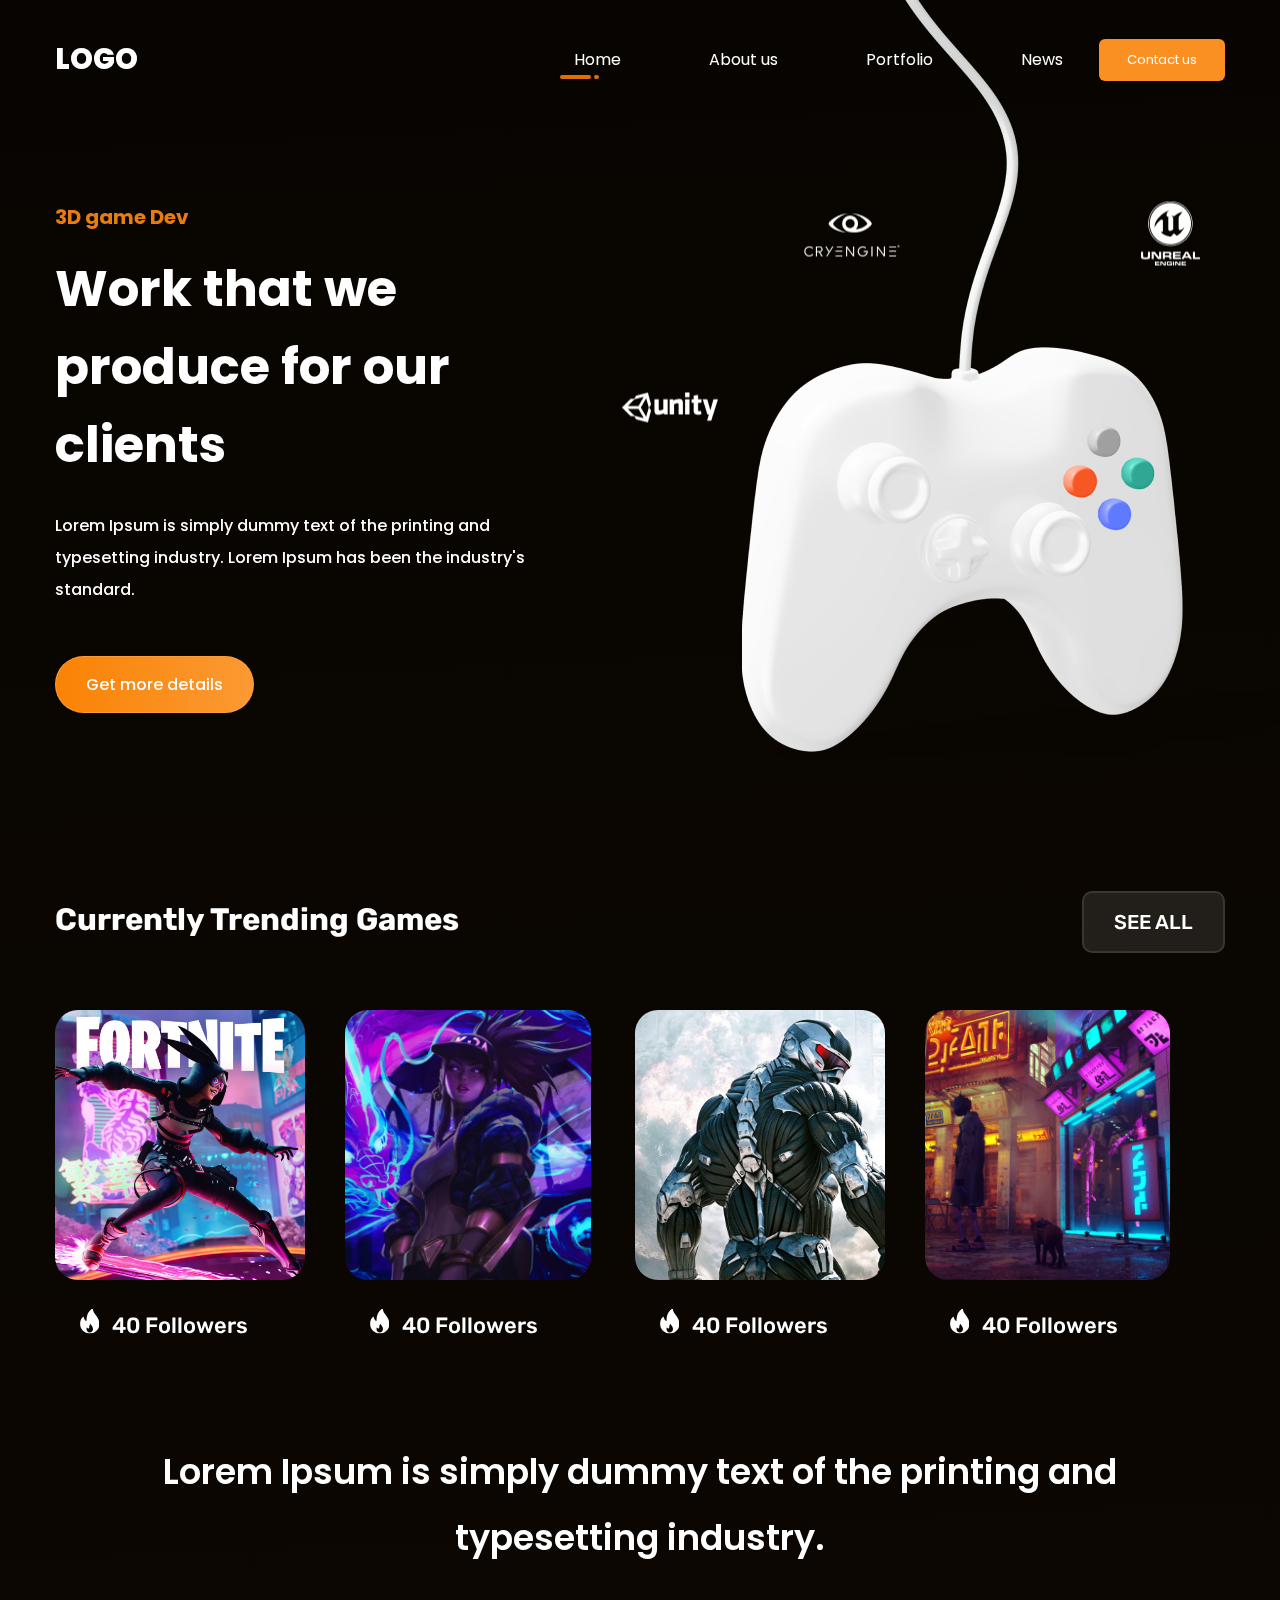
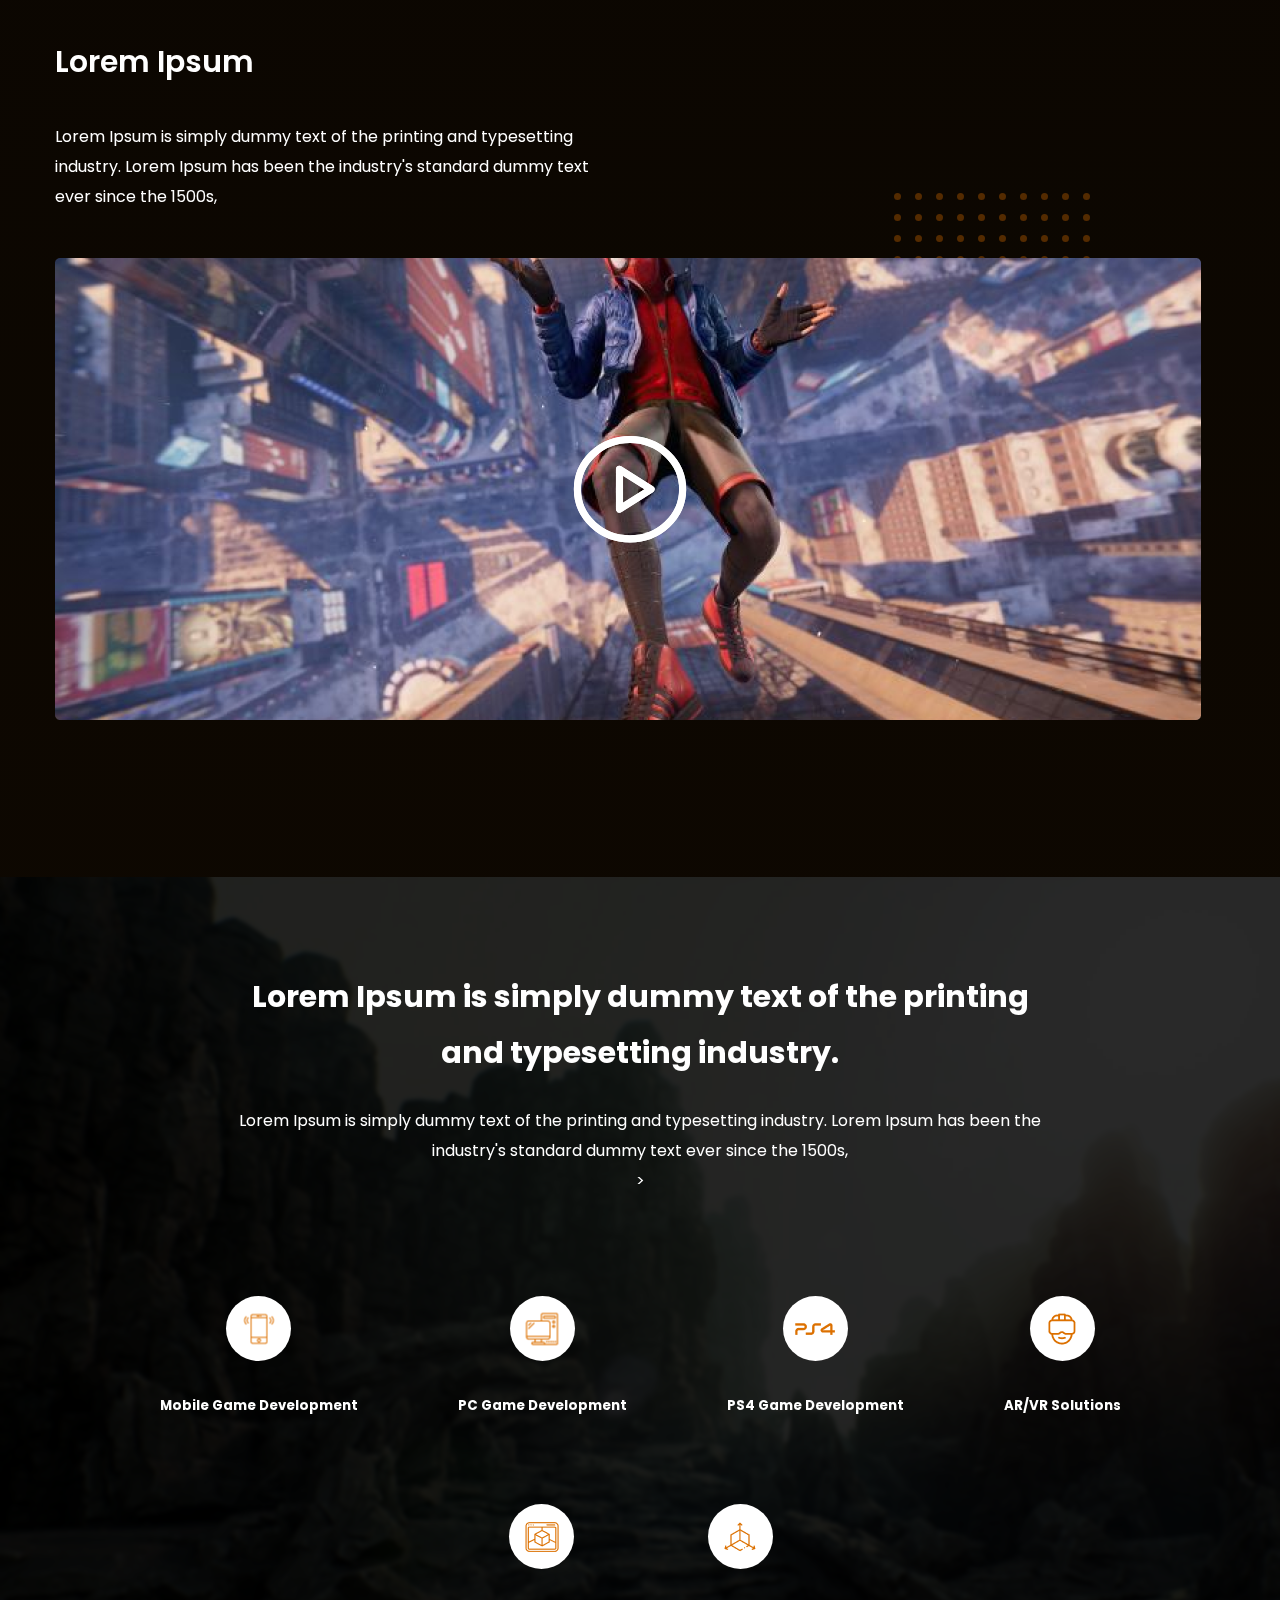
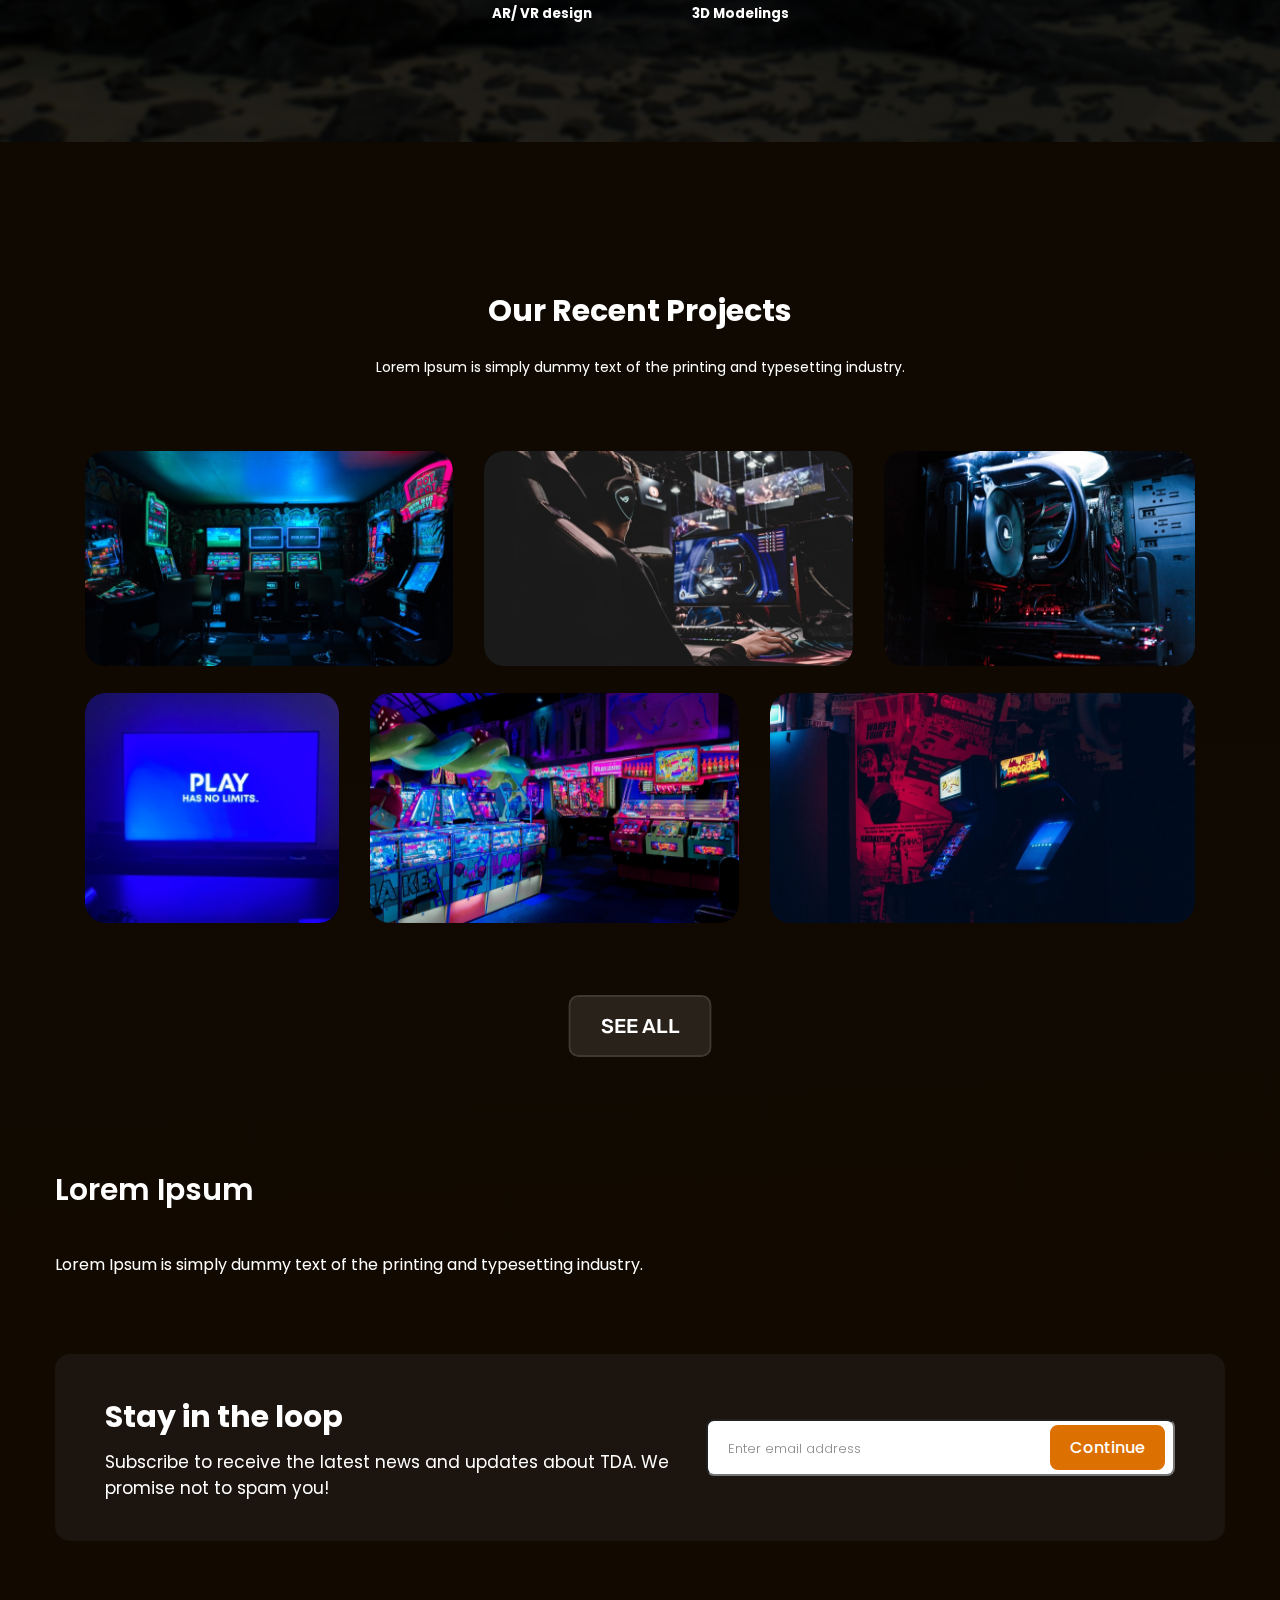
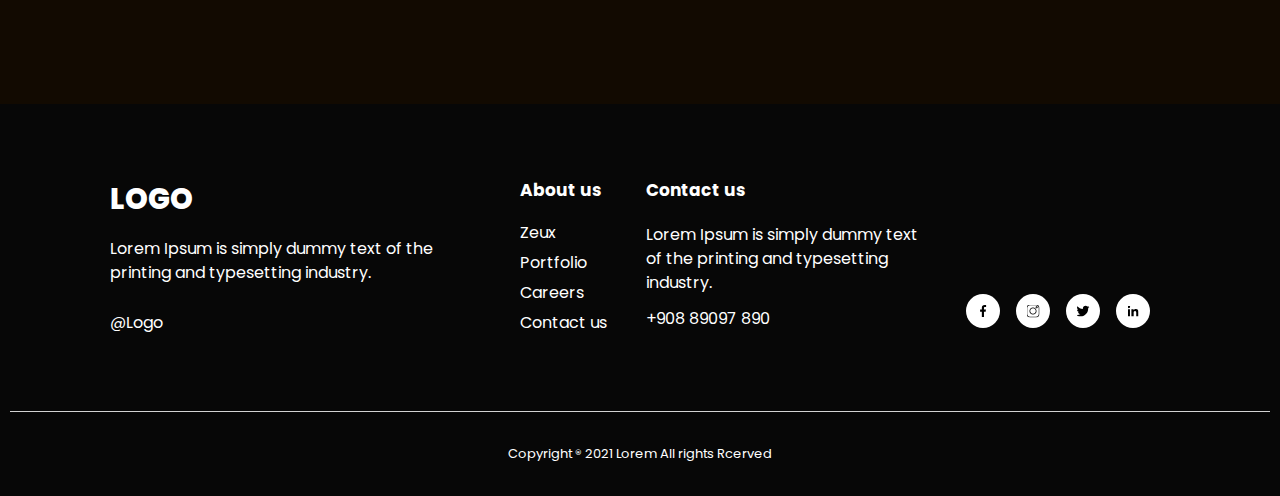
<file: index.html>
<!DOCTYPE html>
<html lang="en">
  <head>
    <meta charset="UTF-8" />
    <meta name="viewport" content="width=device-width, initial-scale=1.0" />
    <title>Document</title>
    <link rel="stylesheet" href="css/style.min.css" />
  </head>

  <body>
    <div class="bg-color">
    
    <div class="wrapper">
    <header class="header">
      <div class="container-fluid">
      <nav class="nav">
        <h3 class="logo"><a  href="index.html">LOGO</a></h3>
        <div class="menu-wrapper">
        <ul class="menu">
          <li class="menu__item menu__item--active"><a href="index.html">Home</a></li>
          <li class="menu__item"><a href="about.html">About us</a></li>
          <li class="menu__item"><a href="portfolio.html">Portfolio</a></li>
          <li class="menu__item"><a href="news.html">News</a></li>
        </ul>
        <a class="menu__btn" href="contact-us.html">Contact us</a>
        <div class="menu__mobile">
          <ul class="menu__mobile-wrapper">
            <li class="menu__mobile-item menu__mobile-item--active"><a href="index.html">Home</a></li>
            <li class="menu__mobile-item"><a href="about.html">About us</a></li>
            <li class="menu__mobile-item"><a href="portfolio.html">Portfolio</a></li>
            <li class="menu__mobile-item"><a href="news.html">News</a></li>
            <li class="menu__mobile-item"><a  href="contact-us.html">Contact us</a></li>
          </ul>
          
        </div>
        <button class="menu__mobile-btn">
          <svg viewBox="0 0 64 48">
              <path d="M19,15 L45,15 C70,15 58,-2 49.0177126,7 L19,37"></path>
              <path d="M19,24 L45,24 C61.2371586,24 57,49 41,33 L32,24"></path>
              <path d="M45,33 L19,33 C-8,33 6,-2 22,14 L45,37"></path>
          </svg>
      </button>
      </div>
      </nav>
      </div>
      <div class="container">
        <div class="header__inner">
          <h6 class="header__name">3D game Dev </h6>
          <h1 class="header__title">Work that we produce for our clients</h1>
          <div class="header__text"> <p>Lorem Ipsum is simply dummy text of the printing and typesetting industry. Lorem Ipsum has been the industry's standard.</p> </div>
          <a class="header__btn" href="#!">Get more details</a>
        </div>
        <div class="header__img"></div>
      </div>
    </header>
      <main class="main">
        <section class="list">
          <div class="container">
            <div class="list__wrapper">
            <h4 class="list__title">Currently Trending Games</h4>
            <button class="list__btn" type="submit">SEE ALL</button>
          </div>
            <div class="list__content">
              <ul class="list__items">
                <li class="list__item"><img class="list__item-img" src="images/list/1.jpg" alt="game img"> <p class="list__item-text">40 Followers</p></li>
                <li class="list__item"><img class="list__item-img" src="images/list/2.jpg" alt="game img"> <p class="list__item-text">40 Followers</p></li>
                <li class="list__item"><img class="list__item-img" src="images/list/3.jpg" alt="game img"> <p class="list__item-text">40 Followers</p></li>
                <li class="list__item"><img class="list__item-img" src="images/list/4.jpg" alt="game img"> <p class="list__item-text">40 Followers</p></li>
              </ul>
              <div class="list__items--showed list__items--hidden">
              <ul class="list__items ">
                <li class="list__item"><img class="list__item-img" src="images/list/1.jpg" alt="game img"> <p class="list__item-text">40 Followers</p></li>
                <li class="list__item"><img class="list__item-img" src="images/list/2.jpg" alt="game img"> <p class="list__item-text">40 Followers</p></li>
                <li class="list__item"><img class="list__item-img" src="images/list/3.jpg" alt="game img"> <p class="list__item-text">40 Followers</p></li>
                <li class="list__item"><img class="list__item-img" src="images/list/4.jpg" alt="game img"> <p class="list__item-text">40 Followers</p></li>
              </ul>
              <ul class="list__items ">
                <li class="list__item"><img class="list__item-img" src="images/list/1.jpg" alt="game img"> <p class="list__item-text">40 Followers</p></li>
                <li class="list__item"><img class="list__item-img" src="images/list/2.jpg" alt="game img"> <p class="list__item-text">40 Followers</p></li>
                <li class="list__item"><img class="list__item-img" src="images/list/3.jpg" alt="game img"> <p class="list__item-text">40 Followers</p></li>
                <li class="list__item"><img class="list__item-img" src="images/list/4.jpg" alt="game img"> <p class="list__item-text">40 Followers</p></li>
              </ul>
            </div>
            </div>
            <h3 class="list__sign">Lorem Ipsum is simply dummy text of the printing and typesetting industry.</h3>
          </div>
        </section>
        <section class="content">
          <div class="container">
            <div class="content__wrapper">
            <h3 class="content__title">Lorem Ipsum</h3>
            <div class="content__text"> <p >Lorem Ipsum is simply dummy text of the printing and typesetting industry. Lorem Ipsum has been the industry's standard dummy text ever since the 1500s,</p></div>
            </div>
            <div class="content__img">
            <a class = 'content__link'href="https://www.youtube.com/watch?v=65iW-nM4ncs"  data-fancybox ><img class="content__bg-img" src="images/content.png" alt="video"><img class="content__playbtn" src="images/play.svg" alt=""></a>
          </div>
        </section>
        <section class="info">
          <div class="container">
            <h3 class="info__title">Lorem Ipsum is simply dummy text of the printing and typesetting industry.</h3>
           <div class="info__text" <p >Lorem Ipsum is simply dummy text of the printing and typesetting industry. Lorem Ipsum has been the industry's standard dummy text ever since the 1500s,</p>></div>
            <ul class="info__content">
              <li class="info__content-item">
                <div class="info__content-wrapper">
                <img class="info__content-img" src="images/info/1.png" alt="icon">
                </div>
                <h5 class="info__content-title">Mobile Game Development</h5>
                <a class="info__content-btn" href="#"></a>
              </li>
              <li class="info__content-item">
                <div class="info__content-wrapper">
                <img class="info__content-img" src="images/info/2.png" alt="icon">
                </div>
                <h5 class="info__content-title">PC Game Development</h5>
                <a class="info__content-btn" href="#"></a>
              </li>
              <li class="info__content-item">
                <div class="info__content-wrapper">
                <img class="info__content-img" src="images/info/3.png" alt="icon">
                </div>
                <h5 class="info__content-title">PS4 Game Development</h5>
                <a class="info__content-btn" href="#"></a>
              </li>
              <li class="info__content-item">
                <div class="info__content-wrapper">
                <img class="info__content-img" src="images/info/4.png" alt="icon">
                </div>
                <h5 class="info__content-title">AR/VR Solutions</h5>
                <a class="info__content-btn" href="#"></a>
              </li>
              <li class="info__content-item">
                <div class="info__content-wrapper">
                <img class="info__content-img" src="images/info/5.png" alt="icon">
                </div>
                <h5 class="info__content-title">AR/ VR design</h5>
                <a class="info__content-btn" href="#"></a>
              </li>
              <li class="info__content-item">
                <div class="info__content-wrapper">
                <img class="info__content-img" src="images/info/6.png" alt="icon">
                </div>
                <h5 class="info__content-title">3D Modelings</h5>
                <a class="info__content-btn" href="#"></a>
              </li>
            </ul>
          </div>
        </section>
        <section class="projects">
          <div class="container">
            <h3 class="projects__title">Our Recent Projects</h3>
           <div class="projects__text"> <p >Lorem Ipsum is simply dummy text of the printing and typesetting industry. </p></div>
            <div class="projects__content">
              <a class="projects__item" href="#!"><img class="projects__item-img" src="images/projects/1.png"></a>
              <a class="projects__item" href="#!"><img class="projects__item-img" src="images/projects/2.png"></a>
              <a class="projects__item" href="#!"><img class="projects__item-img" src="images/projects/3.png"></a>
              <a class="projects__item" href="#!"><img class="projects__item-img" src="images/projects/4.png"></a>
              <a class="projects__item" href="#!"><img class="projects__item-img" src="images/projects/5.png"></a>
              <a class="projects__item" href="#!"><img class="projects__item-img" src="images/projects/6.png"></a>
            </div>
            <div class="projects__content--showed projects__content--hidden">
            <div class="projects__content">
              <a class="projects__item" href="#!"><img class="projects__item-img" src="images/projects/1.png"></a>
              <a class="projects__item" href="#!"><img class="projects__item-img" src="images/projects/2.png"></a>
              <a class="projects__item" href="#!"><img class="projects__item-img" src="images/projects/3.png"></a>
              <a class="projects__item" href="#!"><img class="projects__item-img" src="images/projects/4.png"></a>
              <a class="projects__item" href="#!"><img class="projects__item-img" src="images/projects/5.png"></a>
              <a class="projects__item" href="#!"><img class="projects__item-img" src="images/projects/6.png"></a>
            </div>
            <div class="projects__content">
              <a class="projects__item" href="#!"><img class="projects__item-img" src="images/projects/1.png"></a>
              <a class="projects__item" href="#!"><img class="projects__item-img" src="images/projects/2.png"></a>
              <a class="projects__item" href="#!"><img class="projects__item-img" src="images/projects/3.png"></a>
              <a class="projects__item" href="#!"><img class="projects__item-img" src="images/projects/4.png"></a>
              <a class="projects__item" href="#!"><img class="projects__item-img" src="images/projects/5.png"></a>
              <a class="projects__item" href="#!"><img class="projects__item-img" src="images/projects/6.png"></a>
            </div>
        </div>
        <button class="projects__btn" type="submit">SEE ALL</button>
        </div>
        </section>

        <div class="connect">
          <div class="container">
            <h3 class="connect__title">Lorem Ipsum</h3>
           <div class="connect__text"> <p >Lorem Ipsum is simply dummy text of the printing and typesetting industry. </p></div>
            <div class="connect__content">
              <div class="connect__wrapper">
            <h3 class="connect__content-title">Stay in the loop</h3>
           <div class="connect__content-text"> <p >Subscribe to receive the latest news and updates about TDA.
              We promise not to spam you!</p></div>
            </div>
            <div class="connect__form">
              <input class="connect__form-input"  type="email" placeholder="Enter email address">
              <button class="connect__form-btn" type="submit">Continue</button>
            </div>
            </div>
          </div>
        </div>
      </main>
    </div>
    </div>
      <footer class="footer">
      <div class="container-fluid">

        <div class="footer__inner">
          <div class="footer__wrapper">
          <ul class="footer__items">
            <li class="footer__item">
          <div class="logo footer__logo"><a href="index.html">LOGO</a></div>
          <p class="footer__item-text">Lorem Ipsum is simply dummy text of the printing and typesetting industry. </p>
          <p class="footer__item-sign">@Logo</p>
        </li>
        <li class="footer__item">
          <h4 class="footer__item-title">About us</h4>
          <a class="footer__item-link" href="#">Zeux</a>
          <a class="footer__item-link" href="#">Portfolio</a>
          <a class="footer__item-link" href="#">Careers</a>
          <a class="footer__item-link" href="#">Contact us</a>
        </li>
        <li class="footer__item footer__item-contact">
          <h4 class="footer__item-title">Contact us</h4>
          <p class="footer__item-text">Lorem Ipsum is simply dummy text of the printing and typesetting industry. </p>
          <a class="footer__item-call" href="tel:+90889097890">+908 89097 890</a>
        </li>
        <li class="footer__item footer__item-socials ">
          <a class="footer__item-social" href="#"><img class="footer__item-img" src="images/icons/facebook.svg" alt="icon"></a>
          <a class="footer__item-social" href="#"><img class="footer__item-img" src="images/icons/instagram.svg" alt="icon"></a>
          <a class="footer__item-social" href="#"><img class="footer__item-img" src="images/icons/twitter.svg" alt="icon"></a>
          <a class="footer__item-social" href="#"><img class="footer__item-img" src="images/icons/linkedin.svg" alt="icon"></a>
        </li>
        </ul>
      </div>
        <div class="footer__copyright"><p>Copyright ® 2021 Lorem All rights Rcerved</p></div>
        </div>
      </div>
      </footer></d>

    <script src="js/main.min.js"></script>

  </body>
</html>
</file>
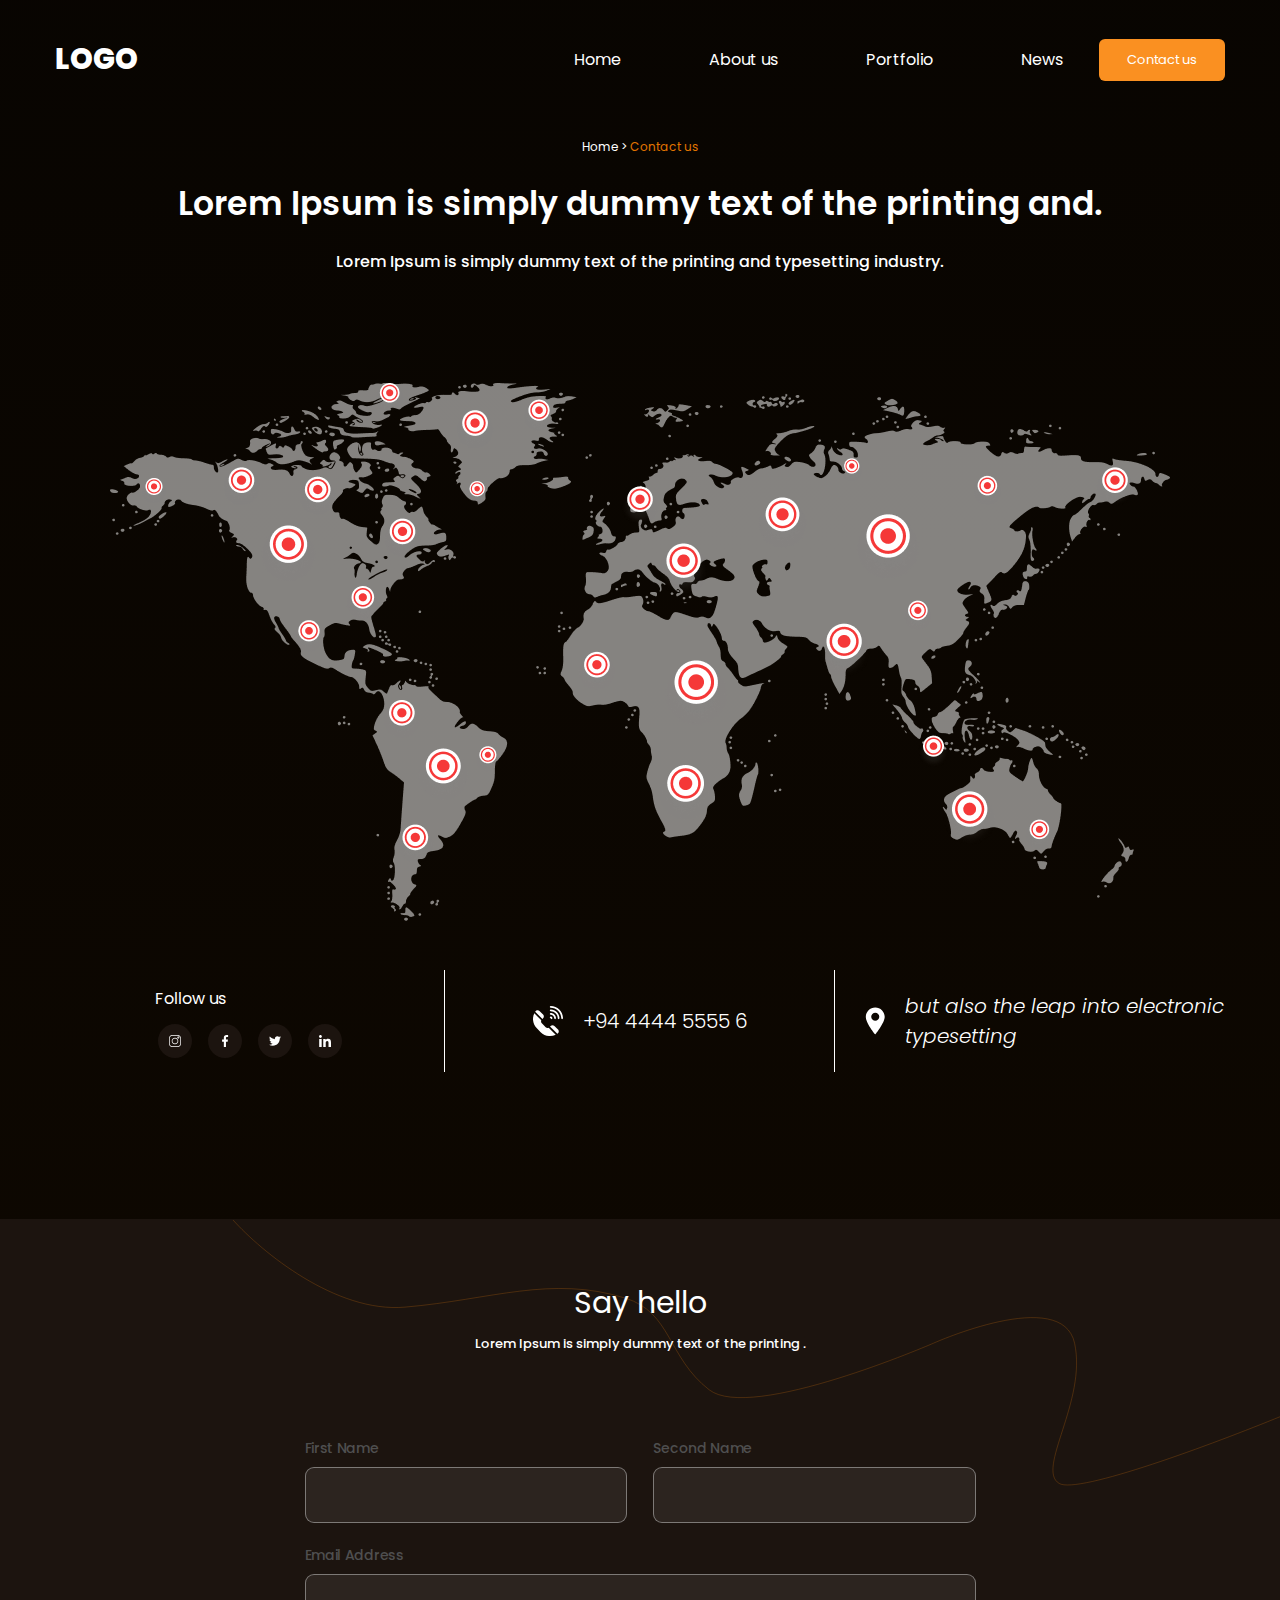
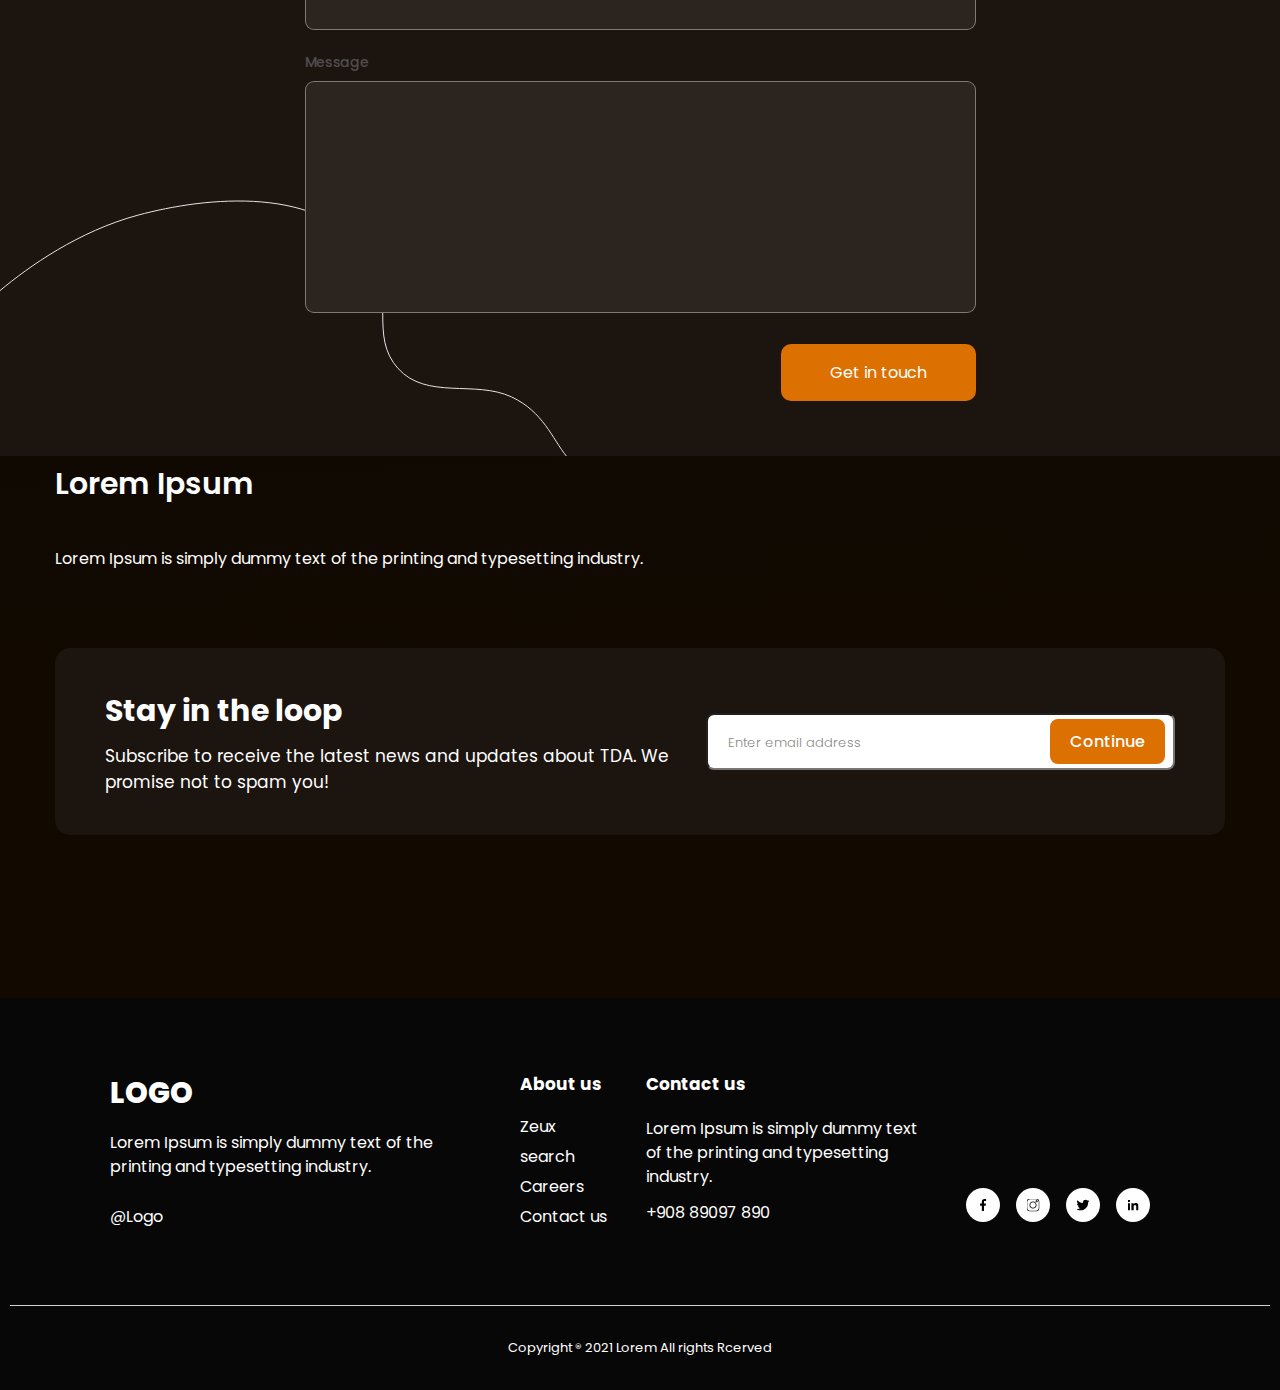
<file: contact-us.html>
<!DOCTYPE html>
<html lang="en">
  <head>
    <meta charset="UTF-8" />
    <meta name="viewport" content="width=device-width, initial-scale=1.0" />
    <title>Document</title>
    <link rel="stylesheet" href="css/style.min.css" />
  </head>

  <body>
    
    <div class="bg-color">
    
      <div class="wrapper">
        <header class="header">
          <div class="container-fluid">
          <nav class="nav nav--withoutmargin">
            <h3 class="logo"><a  href="index.html">LOGO</a></h3>
            <div class="menu-wrapper">
            <ul class="menu">
              <li class="menu__item "><a href="index.html">Home</a></li>
              <li class="menu__item "><a href="about.html">About us</a></li>
              <li class="menu__item"><a href="portfolio.html">Portfolio</a></li>
              <li class="menu__item"><a href="news.html">News</a></li>
            </ul>
            <a class="menu__btn" href="contact-us.html">Contact us</a>
    
          <div class="menu__mobile">
            <ul class="menu__mobile-wrapper">
              <li class="menu__mobile-item "><a href="index.html">Home</a></li>
              <li class="menu__mobile-item"><a href="about.html">About us</a></li>
              <li class="menu__mobile-item"><a href="portfolio.html">Portfolio</a></li>
              <li class="menu__mobile-item"><a href="news.html">News</a></li>
              <li class="menu__mobile-item  menu__mobile-item--active"><a  href="contact-us.html">Contact us</a></li>
            </ul>
          </div>
          <button class="menu__mobile-btn">
            <svg viewBox="0 0 64 48">
                <path d="M19,15 L45,15 C70,15 58,-2 49.0177126,7 L19,37"></path>
                <path d="M19,24 L45,24 C61.2371586,24 57,49 41,33 L32,24"></path>
                <path d="M45,33 L19,33 C-8,33 6,-2 22,14 L45,37"></path>
            </svg>
        </button>
      </div>
          </nav>
        </div>
    
        </header>
    <main>
        <div class="breadcrumbs"><a href=""> Home</a>   > <span> Contact us</span></div>
        <section class="map">
          <div class="container">
              <h3 class="map__title">Lorem Ipsum is simply dummy text of the printing and.</h3>
              <div class="map__text"><p>Lorem Ipsum is simply dummy text of the printing and typesetting industry. </p></div>
                <div class="map__wrapper"><img class="map__img" src="images/map.png" alt="map"></div>
                <ul class="contacts">
                    <li class="contacts__item">
                        <h6 class="contacts__title">Follow us</h6>
                        <ul class="contacts__socials">
                            <a class="contacts__socials-link" href="#!"><li class="contacts__socials-item">
                                <img class="contacts__socials-img" src="images/icons/instagram-white.svg" alt="instagram">
                            </li></a>
                            <a class="contacts__socials-link" href="#!"><li class="contacts__socials-item">
                                <img class="contacts__socials-img" src="images/icons/facebook-white.svg" alt="facebook">
                            </li></a>
                            <a class="contacts__socials-link" href="#!"> <li class="contacts__socials-item">
                                <img class="contacts__socials-img" src="images/icons/twitter-white.svg" alt="twitter">
                            </li></a>
                            <a class="contacts__socials-link" href="#!"><li class="contacts__socials-item">
                                <img class="contacts__socials-img" src="images/icons/linkedin-white.svg" alt="linkedin">
                            </li></a>
                        </ul>
                    </li>
                    <li class="contacts__item">
                        <a class="contacts__item-tel" href="telto:+94444455556">+94 4444 5555 6</a>
                    </li>
                    <li class="contacts__item">
                        <address class="contacts__item-address">but also the leap into electronic 
                            typesetting</address>
                    </li>
                </ul>
            </div>
        </section>
        <section class="form">
          <div class="container">
            <h3 class="form__title">Say hello</h3>
            <div class="form__text"><p>Lorem Ipsum is simply dummy text of the printing .</p></div>
            <form class="form__wrapper">
                <label  class="form__label form__label-name">First Name
                <input type="text" class="form__input-name">
            </label>
            <label  class="form__label form__label-name">Second Name
                <input type="text" class="form__input-name">
            </label>
            <label  class="form__label">Email Address
                <input type="email" class="form__input-email">
            </label>
            <label class="form__label">
                Message
                <textarea class="form__input-textarea"></textarea>
            </label>
            
            </form>
            <button class="form__btn">Get in touch</button>
          </div>
        </section>
        <div class="connect">
            <div class="container">
              <h3 class="connect__title">Lorem Ipsum</h3>
             <div class="connect__text"> <p >Lorem Ipsum is simply dummy text of the printing and typesetting industry. </p></div>
              <div class="connect__content">
                <div class="connect__wrapper">
              <h3 class="connect__content-title">Stay in the loop</h3>
             <div class="connect__content-text"> <p >Subscribe to receive the latest news and updates about TDA.
                We promise not to spam you!</p></div>
              </div>
              <div class="connect__form">
                <input class="connect__form-input"  type="email" placeholder="Enter email address">
                <button class="connect__form-btn" type="submit">Continue</button>
              </div>
              </div>
            </div>
          </div>
        </main> 
      </div>
    </div>
         <footer class="footer">
          <div class="container-fluid">
            <div class="footer__inner">
              <div class="footer__wrapper">
              <ul class="footer__items">
                <li class="footer__item">
              <div class="logo footer__logo"><a href="index.html">LOGO</a></div>
              <p class="footer__item-text">Lorem Ipsum is simply dummy text of the printing and typesetting industry. </p>
              <p class="footer__item-sign">@Logo</p>
            </li>
            <li class="footer__item">
              <h4 class="footer__item-title">About us</h4>
              <a class="footer__item-link" href="#">Zeux</a>
              <a class="footer__item-link" href="#">search</a>
              <a class="footer__item-link" href="#">Careers</a>
              <a class="footer__item-link" href="#">Contact us</a>
            </li>
            <li class="footer__item footer__item-contact">
              <h4 class="footer__item-title">Contact us</h4>
              <p class="footer__item-text">Lorem Ipsum is simply dummy text of the printing and typesetting industry. </p>
              <a class="footer__item-call" href="tel:+90889097890">+908 89097 890</a>
            </li>
            <li class="footer__item footer__item-socials ">
              <a class="footer__item-social" href="#"><img class="footer__item-img" src="images/icons/facebook.svg" alt="icon"></a>
              <a class="footer__item-social" href="#"><img class="footer__item-img" src="images/icons/instagram.svg" alt="icon"></a>
              <a class="footer__item-social" href="#"><img class="footer__item-img" src="images/icons/twitter.svg" alt="icon"></a>
              <a class="footer__item-social" href="#"><img class="footer__item-img" src="images/icons/linkedin.svg" alt="icon"></a>
            </li>
            </ul>
          </div>
            <div class="footer__copyright"><p>Copyright ® 2021 Lorem All rights Rcerved</p></div>
            </div>
          </div>
          
          </footer>
        
        <script src="js/main.min.js"></script>
    
      </body>
    </html>
</file>
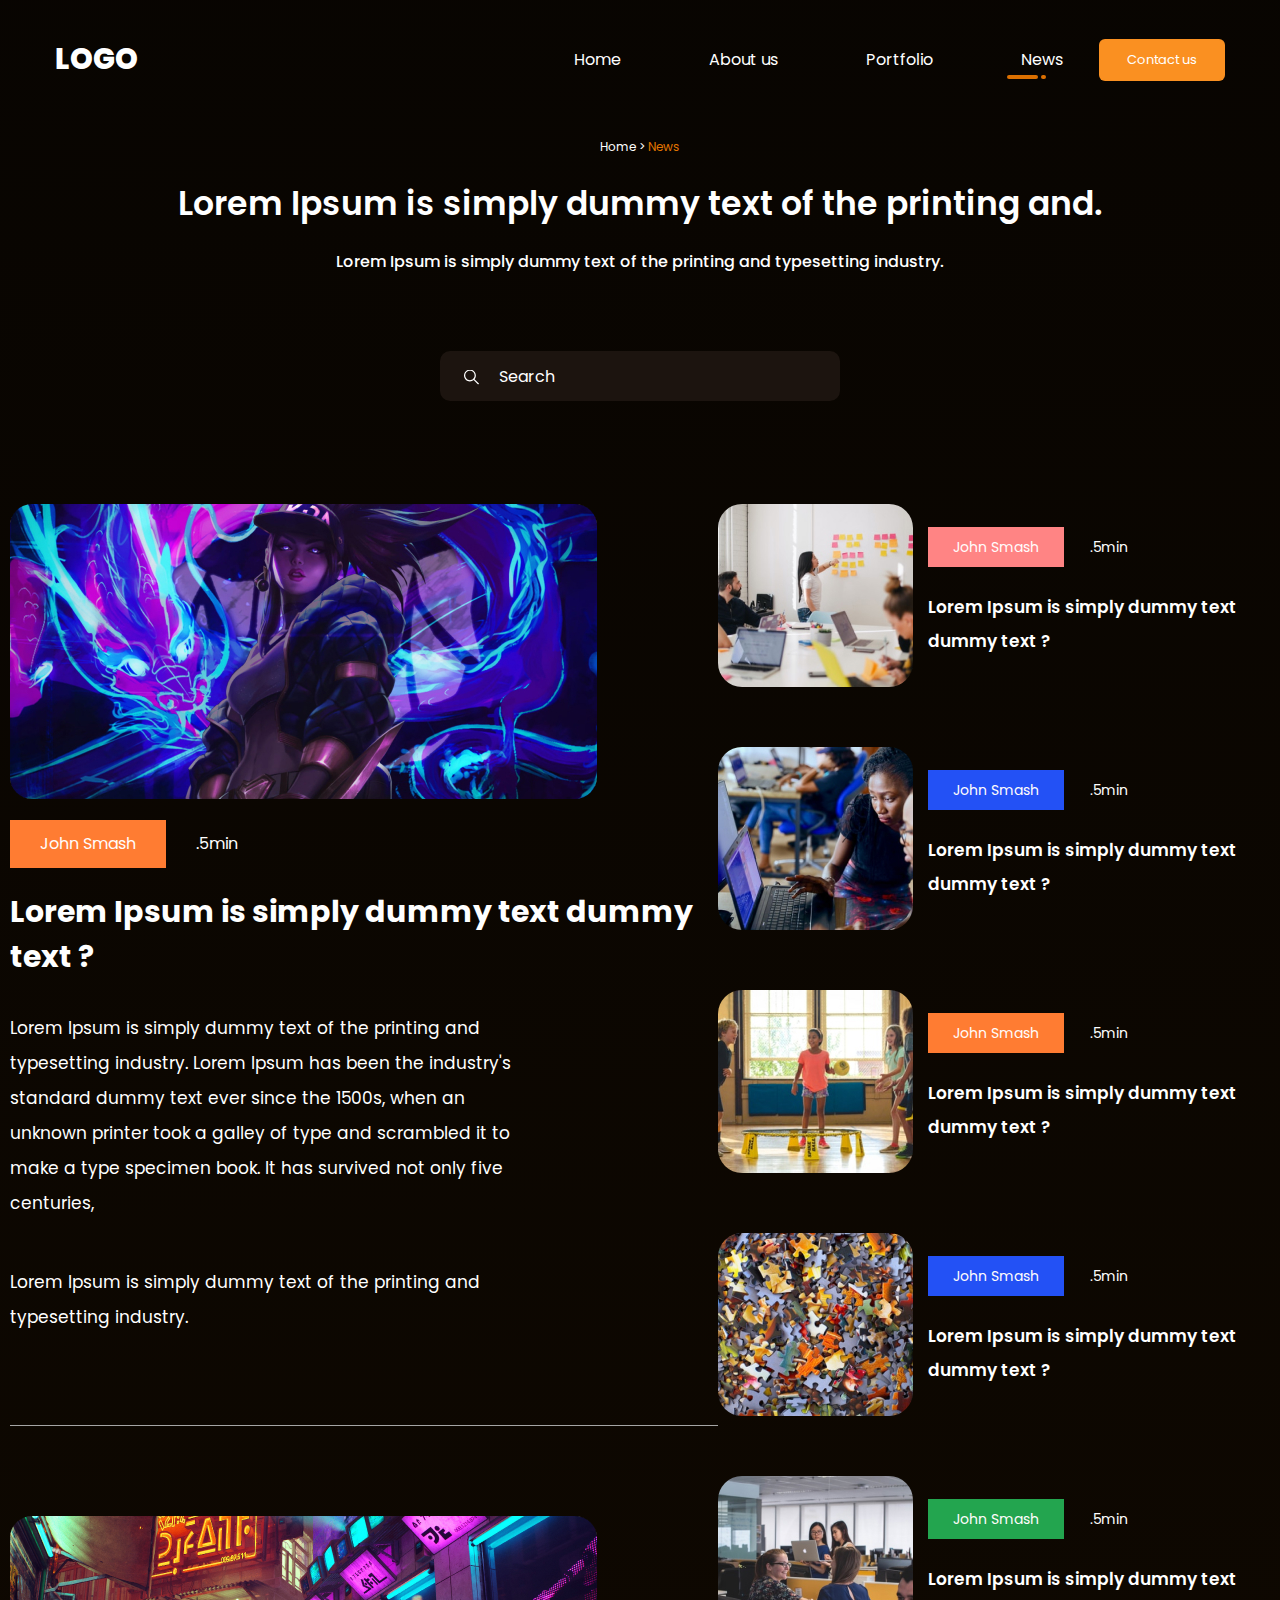
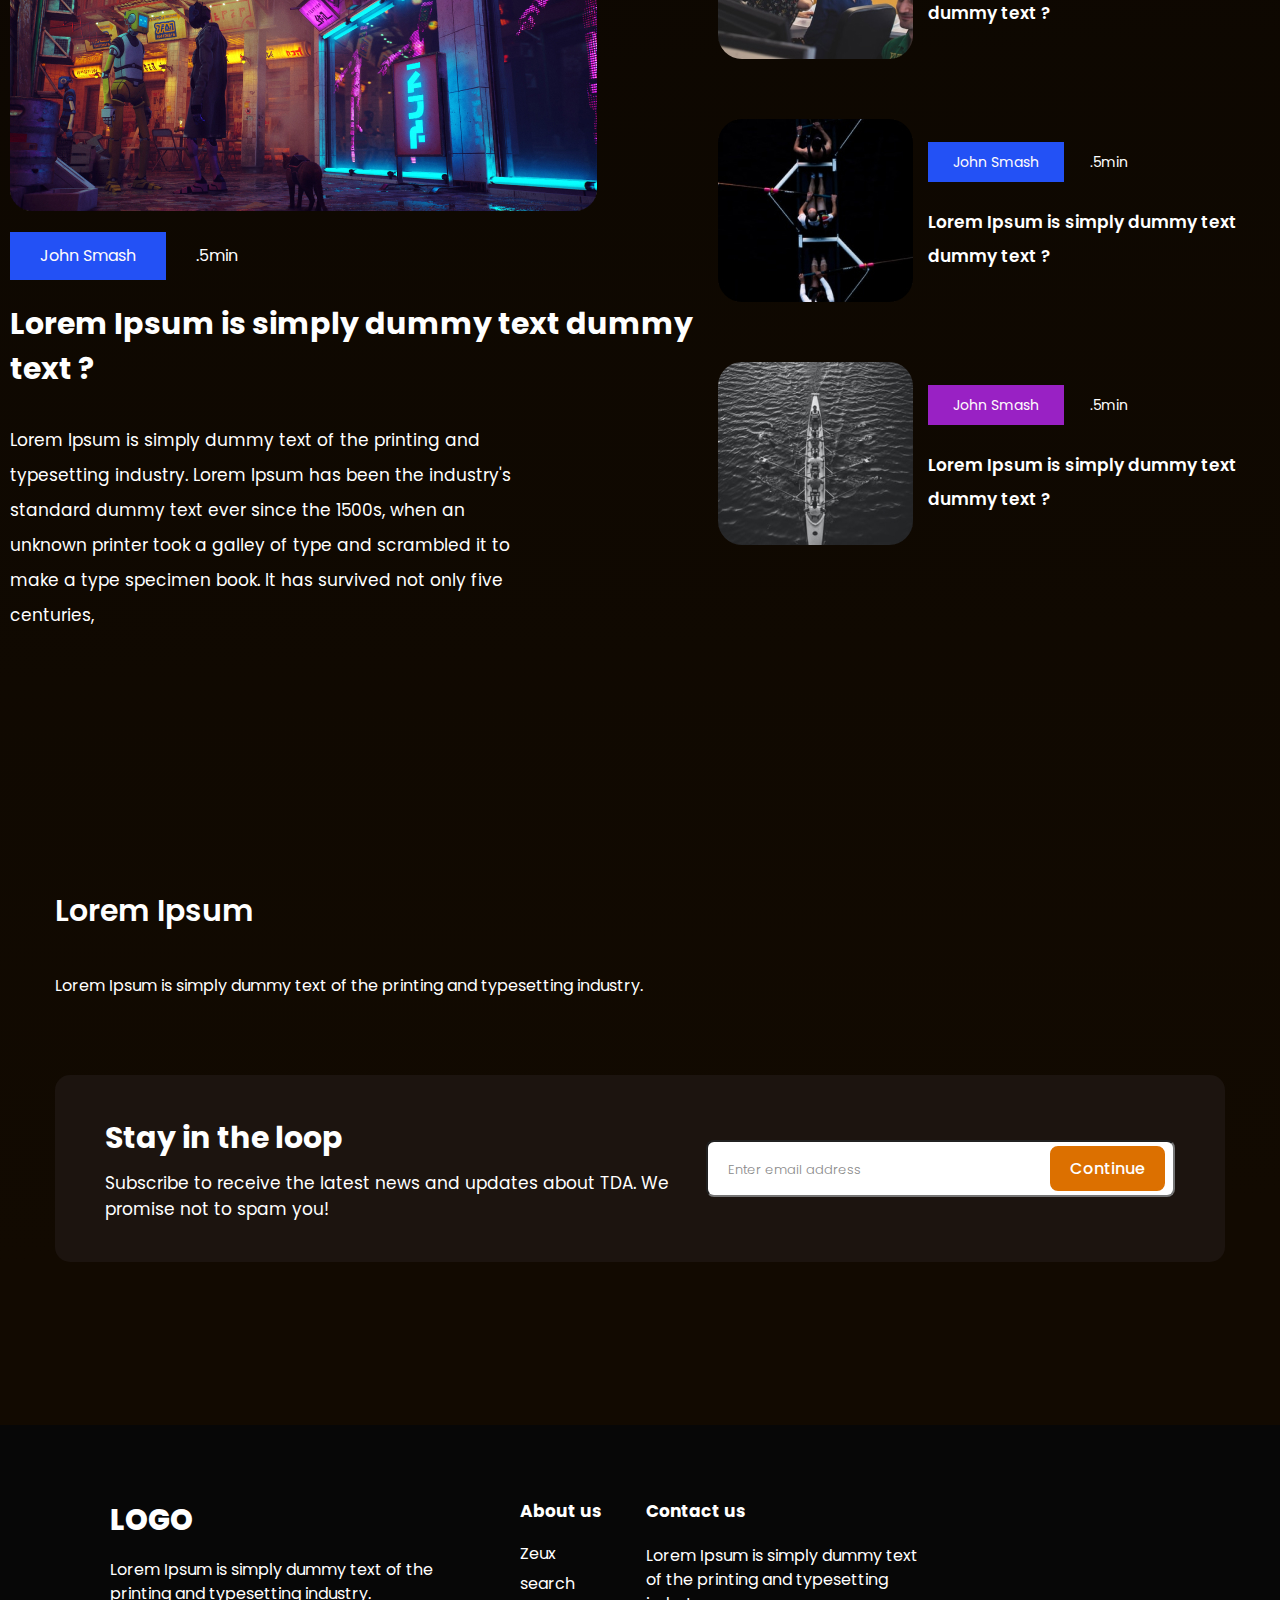
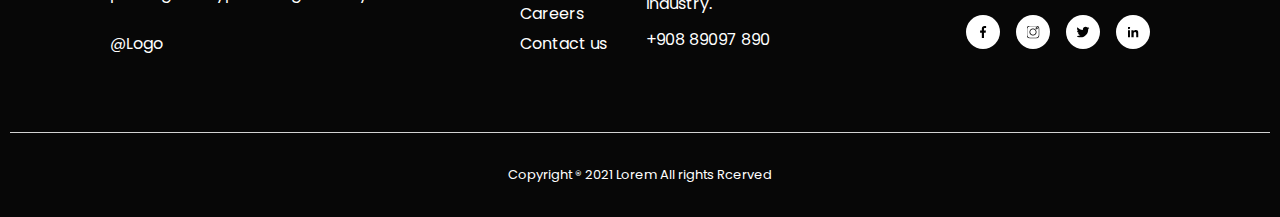
<file: news.html>
<!DOCTYPE html>
<html lang="en">
  <head>
    <meta charset="UTF-8" />
    <meta name="viewport" content="width=device-width, initial-scale=1.0" />
    <title>Document</title>
    <link rel="stylesheet" href="css/style.min.css" />
  </head>

  <body>
    
    <div class="bg-color">
  <div class="wrapper">

    <header class="header">
      <div class="container-fluid">
      <nav class="nav nav--withoutmargin">
        <h3 class="logo"><a  href="index.html">LOGO</a></h3>
        <div class="menu-wrapper">
        <ul class="menu">
          <li class="menu__item "><a href="index.html">Home</a></li>
          <li class="menu__item"><a href="about.html">About us</a></li>
          <li class="menu__item"><a href="portfolio.html">Portfolio</a></li>
          <li class="menu__item  menu__item--active"><a href="news.html">News</a></li>
        </ul>
        <a class="menu__btn" href="contact-us.html">Contact us</a>

      <div class="menu__mobile">
        <ul class="menu__mobile-wrapper">
          <li class="menu__mobile-item "><a href="index.html">Home</a></li>
          <li class="menu__mobile-item "><a href="about.html">About us</a></li>
          <li class="menu__mobile-item"><a href="portfolio.html">Portfolio</a></li>
          <li class="menu__mobile-item menu__mobile-item--active"><a href="news.html">News</a></li>
          <li class="menu__mobile-item"><a  href="contact-us.html">Contact us</a></li>
        </ul>
      </div>
      <button class="menu__mobile-btn">
        <svg viewBox="0 0 64 48">
            <path d="M19,15 L45,15 C70,15 58,-2 49.0177126,7 L19,37"></path>
            <path d="M19,24 L45,24 C61.2371586,24 57,49 41,33 L32,24"></path>
            <path d="M45,33 L19,33 C-8,33 6,-2 22,14 L45,37"></path>
        </svg>
    </button>
  </div>
      </nav>
    </div>

    </header>
    <main>
      <div class="breadcrumbs"><a href=""> Home</a>   > <span>News</span></div>
      <section class="search">
        <div class="container">
            <h3 class="search__title">Lorem Ipsum is simply dummy text of the printing and.</h3>
            <div class="search__text"><p>Lorem Ipsum is simply dummy text of the printing and typesetting industry. </p></div>
                <label class="search__label" >
            <input class="search__input" type="search" placeholder="Search">
            <button class="search__btn" type="submit"><img src="images/search-icon.svg" alt="search"></button>
        </label>
          </div>
      </section>
      <section class="news">
        <div class="container-fluid">
            <div class="news__inner">
            <div class="news__info">
                <ul class="news__list">
                    <li  class="news__item">
                        <img class="news__img"  src="images/news/1.jpg" alt="">
                        <div class="news__content">
                            <div class="news__wrapper">
                            <a class="news__btn" href="#!">John Smash</a>
                            <p class="news__sign">.5min</p>
                             </div>
                            <h4 class="news__title">Lorem Ipsum is simply dummy text dummy text ? </h4>
                             <div class="news__text"><p>Lorem Ipsum is simply dummy text of the printing and typesetting industry. Lorem Ipsum has been the industry's standard dummy text ever since the 1500s, when an unknown printer took a galley of type and scrambled it to make a type specimen book. It has survived not only five centuries,</p>
                            <p>Lorem Ipsum is simply dummy text of the printing and typesetting industry. </p></div>
                        </div>
                    </li>
                    <li  class="news__item">
                        <img class="news__img" src="images/news/2.jpg" alt="">
                        <div class="news__content">
                            <div class="news__wrapper">
                            <a class="news__btn" href="#!">John Smash</a>
                            <p class="news__sign">.5min</p>
                             </div>
                            <h4 class="news__title">Lorem Ipsum is simply dummy text dummy text ? </h4>
                             <div class="news__text"><p>Lorem Ipsum is simply dummy text of the printing and typesetting industry. Lorem Ipsum has been the industry's standard dummy text ever since the 1500s, when an unknown printer took a galley of type and scrambled it to make a type specimen book. It has survived not only five centuries,</p></div>
                        </div>
                    </li>
                </ul>
            </div>
            <div class="news__rightside">
                <ul class="news__rightside-list">
                    <li  class="news__rightside-item">
                        <img class="news__rightside-img" src="images/news/rightside-1.jpg" alt="">
                        <div class="news__rightside-content">
                            <div class="news__rightside-wrapper">
                            <a class="news__rightside-btn" href="#!">John Smash</a>
                            <p class="news__rightside-sign">.5min</p>
                             </div>
                            <h4 class="news__rightside-title">Lorem Ipsum is simply dummy text dummy text ? </h4>
                        </div>
                    </li>
                    <li  class="news__rightside-item">
                        <img class="news__rightside-img" src="images/news/rightside-2.jpg" alt="">
                        <div class="news__rightside-content">
                            <div class="news__rightside-wrapper">
                            <a class="news__rightside-btn" href="#!">John Smash</a>
                            <p class="news__rightside-sign">.5min</p>
                             </div>
                            <h4 class="news__rightside-title">Lorem Ipsum is simply dummy text dummy text ? </h4>
                        </div>
                    </li>
                    <li  class="news__rightside-item">
                        <img class="news__rightside-img"  src="images/news/rightside-3.jpg" alt="">
                        <div class="news__rightside-content">
                            <div class="news__rightside-wrapper">
                            <a class="news__rightside-btn" href="#!">John Smash</a>
                            <p class="news__rightside-sign">.5min</p>
                             </div>
                            <h4 class="news__rightside-title">Lorem Ipsum is simply dummy text dummy text ? </h4>
                        </div>
                    </li>
                    <li  class="news__rightside-item">
                        <img  class="news__rightside-img" src="images/news/rightside-4.jpg" alt="">
                        <div class="news__rightside-content">
                            <div class="news__rightside-wrapper">
                            <a class="news__rightside-btn" href="#!">John Smash</a>
                            <p class="news__rightside-sign">.5min</p>
                             </div>
                            <h4 class="news__rightside-title">Lorem Ipsum is simply dummy text dummy text ? </h4>
                        </div>
                    </li>
                    <li  class="news__rightside-item">
                        <img class="news__rightside-img"  src="images/news/rightside-5.jpg" alt="">
                        <div class="news__rightside-content">
                            <div class="news__rightside-wrapper">
                            <a class="news__rightside-btn" href="#!">John Smash</a>
                            <p class="news__rightside-sign">.5min</p>
                             </div>
                            <h4 class="news__rightside-title">Lorem Ipsum is simply dummy text dummy text ? </h4>
                        </div>
                    </li>
                    <li  class="news__rightside-item">
                        <img class="news__rightside-img"  src="images/news/rightside-6.jpg" alt="">
                        <div class="news__rightside-content">
                            <div class="news__rightside-wrapper">
                            <a class="news__rightside-btn" href="#!">John Smash</a>
                            <p class="news__rightside-sign">.5min</p>
                             </div>
                            <h4 class="news__rightside-title">Lorem Ipsum is simply dummy text dummy text ? </h4>
                        </div>
                    </li>
                    <li  class="news__rightside-item">
                        <img class="news__rightside-img"  src="images/news/rightside-7.jpg" alt="">
                        <div class="news__rightside-content">
                            <div class="news__rightside-wrapper">
                            <a class="news__rightside-btn" href="#!">John Smash</a>
                            <p class="news__rightside-sign">.5min</p>
                             </div>
                            <h4 class="news__rightside-title">Lorem Ipsum is simply dummy text dummy text ? </h4>
                        </div>
                    </li>
                </ul>
            </div>
        </div>
        </div>
      </section>
      <div class="connect">
        <div class="container">
          <h3 class="connect__title">Lorem Ipsum</h3>
         <div class="connect__text"> <p >Lorem Ipsum is simply dummy text of the printing and typesetting industry. </p></div>
          <div class="connect__content">
            <div class="connect__wrapper">
          <h3 class="connect__content-title">Stay in the loop</h3>
         <div class="connect__content-text"> <p >Subscribe to receive the latest news and updates about TDA.
            We promise not to spam you!</p></div>
          </div>
          <div class="connect__form">
            <input class="connect__form-input"  type="email" placeholder="Enter email address">
            <button class="connect__form-btn" type="submit">Continue</button>
          </div>
          </div>
        </div>
      </div>
    </main> 
  </div>
</div>
     <footer class="footer">
      <div class="container-fluid">
        <div class="footer__inner">
          <div class="footer__wrapper">
          <ul class="footer__items">
            <li class="footer__item">
          <div class="logo footer__logo"><a href="index.html">LOGO</a></div>
          <p class="footer__item-text">Lorem Ipsum is simply dummy text of the printing and typesetting industry. </p>
          <p class="footer__item-sign">@Logo</p>
        </li>
        <li class="footer__item">
          <h4 class="footer__item-title">About us</h4>
          <a class="footer__item-link" href="#">Zeux</a>
          <a class="footer__item-link" href="#">search</a>
          <a class="footer__item-link" href="#">Careers</a>
          <a class="footer__item-link" href="#">Contact us</a>
        </li>
        <li class="footer__item footer__item-contact">
          <h4 class="footer__item-title">Contact us</h4>
          <p class="footer__item-text">Lorem Ipsum is simply dummy text of the printing and typesetting industry. </p>
          <a class="footer__item-call" href="tel:+90889097890">+908 89097 890</a>
        </li>
        <li class="footer__item footer__item-socials ">
          <a class="footer__item-social" href="#"><img class="footer__item-img" src="images/icons/facebook.svg" alt="icon"></a>
          <a class="footer__item-social" href="#"><img class="footer__item-img" src="images/icons/instagram.svg" alt="icon"></a>
          <a class="footer__item-social" href="#"><img class="footer__item-img" src="images/icons/twitter.svg" alt="icon"></a>
          <a class="footer__item-social" href="#"><img class="footer__item-img" src="images/icons/linkedin.svg" alt="icon"></a>
        </li>
        </ul>
      </div>
        <div class="footer__copyright"><p>Copyright ® 2021 Lorem All rights Rcerved</p></div>
        </div>
      </div>
      
      </footer>
    
    <script src="js/main.min.js"></script>

  </body>
</html>
</file>
<file: css/style.min.css>
@import"https://fonts.googleapis.com/css2?family=Poppins:wght@400;500;600;700;800&family=Rubik:wght@400;500;700&display=swap";html{-webkit-box-sizing:border-box;box-sizing:border-box}*,*::after,*::before{-webkit-box-sizing:inherit;box-sizing:inherit}ul[class],ol[class]{padding:0}body,h1,h2,h3,h4,h5,h6,p,ul,ol,li,figure,figcaption,blockquote,dl,dd{margin:0}ul[class]{list-style:none}img{max-width:100%;display:block}input,button,textarea,select{font:inherit}a{text-decoration:none}body.compensate-for-scrollbar{overflow:hidden}.fancybox-active{height:auto}.fancybox-is-hidden{left:-9999px;margin:0;position:absolute !important;top:-9999px;visibility:hidden}.fancybox-container{-webkit-backface-visibility:hidden;height:100%;left:0;outline:none;position:fixed;-webkit-tap-highlight-color:transparent;top:0;-ms-touch-action:manipulation;touch-action:manipulation;-webkit-transform:translateZ(0);transform:translateZ(0);width:100%;z-index:99992}.fancybox-container *{-webkit-box-sizing:border-box;box-sizing:border-box}.fancybox-outer,.fancybox-inner,.fancybox-bg,.fancybox-stage{bottom:0;left:0;position:absolute;right:0;top:0}.fancybox-outer{-webkit-overflow-scrolling:touch;overflow-y:auto}.fancybox-bg{background:rgb(30, 30, 30);opacity:0;-webkit-transition-duration:inherit;-o-transition-duration:inherit;transition-duration:inherit;-webkit-transition-property:opacity;-o-transition-property:opacity;transition-property:opacity;-webkit-transition-timing-function:cubic-bezier(0.47, 0, 0.74, 0.71);-o-transition-timing-function:cubic-bezier(0.47, 0, 0.74, 0.71);transition-timing-function:cubic-bezier(0.47, 0, 0.74, 0.71)}.fancybox-is-open .fancybox-bg{opacity:.9;-webkit-transition-timing-function:cubic-bezier(0.22, 0.61, 0.36, 1);-o-transition-timing-function:cubic-bezier(0.22, 0.61, 0.36, 1);transition-timing-function:cubic-bezier(0.22, 0.61, 0.36, 1)}.fancybox-infobar,.fancybox-toolbar,.fancybox-caption,.fancybox-navigation .fancybox-button{direction:ltr;opacity:0;position:absolute;-webkit-transition:opacity .25s ease,visibility 0s ease .25s;-o-transition:opacity .25s ease,visibility 0s ease .25s;transition:opacity .25s ease,visibility 0s ease .25s;visibility:hidden;z-index:99997}.fancybox-show-infobar .fancybox-infobar,.fancybox-show-toolbar .fancybox-toolbar,.fancybox-show-caption .fancybox-caption,.fancybox-show-nav .fancybox-navigation .fancybox-button{opacity:1;-webkit-transition:opacity .25s ease 0s,visibility 0s ease 0s;-o-transition:opacity .25s ease 0s,visibility 0s ease 0s;transition:opacity .25s ease 0s,visibility 0s ease 0s;visibility:visible}.fancybox-infobar{color:#ccc;font-size:13px;-webkit-font-smoothing:subpixel-antialiased;height:44px;left:0;line-height:44px;min-width:44px;mix-blend-mode:difference;padding:0 10px;pointer-events:none;top:0;-webkit-touch-callout:none;-webkit-user-select:none;-moz-user-select:none;-ms-user-select:none;user-select:none}.fancybox-toolbar{right:0;top:0}.fancybox-stage{direction:ltr;overflow:visible;-webkit-transform:translateZ(0);transform:translateZ(0);z-index:99994}.fancybox-is-open .fancybox-stage{overflow:hidden}.fancybox-slide{-webkit-backface-visibility:hidden;display:none;height:100%;left:0;outline:none;overflow:auto;-webkit-overflow-scrolling:touch;padding:44px;position:absolute;text-align:center;top:0;-webkit-transition-property:opacity,-webkit-transform;transition-property:opacity,-webkit-transform;-o-transition-property:transform,opacity;transition-property:transform,opacity;transition-property:transform,opacity,-webkit-transform;white-space:normal;width:100%;z-index:99994}.fancybox-slide::before{content:"";display:inline-block;font-size:0;height:100%;vertical-align:middle;width:0}.fancybox-is-sliding .fancybox-slide,.fancybox-slide--previous,.fancybox-slide--current,.fancybox-slide--next{display:block}.fancybox-slide--image{overflow:hidden;padding:44px 0}.fancybox-slide--image::before{display:none}.fancybox-slide--html{padding:6px}.fancybox-content{background:#fff;display:inline-block;margin:0;max-width:100%;overflow:auto;-webkit-overflow-scrolling:touch;padding:44px;position:relative;text-align:left;vertical-align:middle}.fancybox-slide--image .fancybox-content{-webkit-animation-timing-function:cubic-bezier(0.5, 0, 0.14, 1);animation-timing-function:cubic-bezier(0.5, 0, 0.14, 1);-webkit-backface-visibility:hidden;background:transparent;background-repeat:no-repeat;background-size:100% 100%;left:0;max-width:none;overflow:visible;padding:0;position:absolute;top:0;-ms-transform-origin:top left;-webkit-transform-origin:top left;transform-origin:top left;-webkit-transition-property:opacity,-webkit-transform;transition-property:opacity,-webkit-transform;-o-transition-property:transform,opacity;transition-property:transform,opacity;transition-property:transform,opacity,-webkit-transform;-webkit-user-select:none;-moz-user-select:none;-ms-user-select:none;user-select:none;z-index:99995}.fancybox-can-zoomOut .fancybox-content{cursor:-webkit-zoom-out;cursor:zoom-out}.fancybox-can-zoomIn .fancybox-content{cursor:-webkit-zoom-in;cursor:zoom-in}.fancybox-can-swipe .fancybox-content,.fancybox-can-pan .fancybox-content{cursor:-webkit-grab;cursor:grab}.fancybox-is-grabbing .fancybox-content{cursor:-webkit-grabbing;cursor:grabbing}.fancybox-container [data-selectable=true]{cursor:text}.fancybox-image,.fancybox-spaceball{background:transparent;border:0;height:100%;left:0;margin:0;max-height:none;max-width:none;padding:0;position:absolute;top:0;-webkit-user-select:none;-moz-user-select:none;-ms-user-select:none;user-select:none;width:100%}.fancybox-spaceball{z-index:1}.fancybox-slide--video .fancybox-content,.fancybox-slide--map .fancybox-content,.fancybox-slide--pdf .fancybox-content,.fancybox-slide--iframe .fancybox-content{height:100%;overflow:visible;padding:0;width:100%}.fancybox-slide--video .fancybox-content{background:#000}.fancybox-slide--map .fancybox-content{background:#e5e3df}.fancybox-slide--iframe .fancybox-content{background:#fff}.fancybox-video,.fancybox-iframe{background:transparent;border:0;display:block;height:100%;margin:0;overflow:hidden;padding:0;width:100%}.fancybox-iframe{left:0;position:absolute;top:0}.fancybox-error{background:#fff;cursor:default;max-width:400px;padding:40px;width:100%}.fancybox-error p{color:#444;font-size:16px;line-height:20px;margin:0;padding:0}.fancybox-button{background:rgba(30, 30, 30, 0.6);border:0;border-radius:0;-webkit-box-shadow:none;box-shadow:none;cursor:pointer;display:inline-block;height:44px;margin:0;padding:10px;position:relative;-webkit-transition:color .2s;-o-transition:color .2s;transition:color .2s;vertical-align:top;visibility:inherit;width:44px}.fancybox-button,.fancybox-button:visited,.fancybox-button:link{color:#ccc}.fancybox-button:hover{color:#fff}.fancybox-button:focus{outline:none}.fancybox-button.fancybox-focus{outline:1px dotted}.fancybox-button[disabled],.fancybox-button[disabled]:hover{color:#888;cursor:default;outline:none}.fancybox-button div{height:100%}.fancybox-button svg{display:block;height:100%;overflow:visible;position:relative;width:100%}.fancybox-button svg path{fill:currentColor;stroke-width:0}.fancybox-button--play svg:nth-child(2),.fancybox-button--fsenter svg:nth-child(2){display:none}.fancybox-button--pause svg:nth-child(1),.fancybox-button--fsexit svg:nth-child(1){display:none}.fancybox-progress{background:#ff5268;height:2px;left:0;position:absolute;right:0;top:0;-ms-transform:scaleX(0);-webkit-transform:scaleX(0);transform:scaleX(0);-ms-transform-origin:0;-webkit-transform-origin:0;transform-origin:0;-webkit-transition-property:-webkit-transform;transition-property:-webkit-transform;-o-transition-property:transform;transition-property:transform;transition-property:transform, -webkit-transform;-webkit-transition-timing-function:linear;-o-transition-timing-function:linear;transition-timing-function:linear;z-index:99998}.fancybox-close-small{background:transparent;border:0;border-radius:0;color:#ccc;cursor:pointer;opacity:.8;padding:8px;position:absolute;right:-12px;top:-44px;z-index:401}.fancybox-close-small:hover{color:#fff;opacity:1}.fancybox-slide--html .fancybox-close-small{color:currentColor;padding:10px;right:0;top:0}.fancybox-slide--image.fancybox-is-scaling .fancybox-content{overflow:hidden}.fancybox-is-scaling .fancybox-close-small,.fancybox-is-zoomable.fancybox-can-pan .fancybox-close-small{display:none}.fancybox-navigation .fancybox-button{background-clip:content-box;height:100px;opacity:0;position:absolute;top:calc(50% - 50px);width:70px}.fancybox-navigation .fancybox-button div{padding:7px}.fancybox-navigation .fancybox-button--arrow_left{left:0;left:env(safe-area-inset-left);padding:31px 26px 31px 6px}.fancybox-navigation .fancybox-button--arrow_right{padding:31px 6px 31px 26px;right:0;right:env(safe-area-inset-right)}.fancybox-caption{background:-webkit-gradient(linear, left bottom, left top, from(rgba(0, 0, 0, 0.85)), color-stop(50%, rgba(0, 0, 0, 0.3)), color-stop(65%, rgba(0, 0, 0, 0.15)), color-stop(75.5%, rgba(0, 0, 0, 0.075)), color-stop(82.85%, rgba(0, 0, 0, 0.037)), color-stop(88%, rgba(0, 0, 0, 0.019)), to(rgba(0, 0, 0, 0)));background:-o-linear-gradient(bottom, rgba(0, 0, 0, 0.85) 0%, rgba(0, 0, 0, 0.3) 50%, rgba(0, 0, 0, 0.15) 65%, rgba(0, 0, 0, 0.075) 75.5%, rgba(0, 0, 0, 0.037) 82.85%, rgba(0, 0, 0, 0.019) 88%, rgba(0, 0, 0, 0) 100%);background:linear-gradient(to top, rgba(0, 0, 0, 0.85) 0%, rgba(0, 0, 0, 0.3) 50%, rgba(0, 0, 0, 0.15) 65%, rgba(0, 0, 0, 0.075) 75.5%, rgba(0, 0, 0, 0.037) 82.85%, rgba(0, 0, 0, 0.019) 88%, rgba(0, 0, 0, 0) 100%);bottom:0;color:#eee;font-size:14px;font-weight:400;left:0;line-height:1.5;padding:75px 44px 25px 44px;pointer-events:none;right:0;text-align:center;z-index:99996}@supports(padding: max(0px)){.fancybox-caption{padding:75px max(44px,env(safe-area-inset-right)) max(25px,env(safe-area-inset-bottom)) max(44px,env(safe-area-inset-left))}}.fancybox-caption--separate{margin-top:-50px}.fancybox-caption__body{max-height:50vh;overflow:auto;pointer-events:all}.fancybox-caption a,.fancybox-caption a:link,.fancybox-caption a:visited{color:#ccc;text-decoration:none}.fancybox-caption a:hover{color:#fff;text-decoration:underline}.fancybox-loading{-webkit-animation:fancybox-rotate 1s linear infinite;animation:fancybox-rotate 1s linear infinite;background:transparent;border:4px solid #888;border-bottom-color:#fff;border-radius:50%;height:50px;left:50%;margin:-25px 0 0 -25px;opacity:.7;padding:0;position:absolute;top:50%;width:50px;z-index:99999}@-webkit-keyframes fancybox-rotate{100%{-webkit-transform:rotate(360deg);transform:rotate(360deg)}}@keyframes fancybox-rotate{100%{-webkit-transform:rotate(360deg);transform:rotate(360deg)}}.fancybox-animated{-webkit-transition-timing-function:cubic-bezier(0, 0, 0.25, 1);-o-transition-timing-function:cubic-bezier(0, 0, 0.25, 1);transition-timing-function:cubic-bezier(0, 0, 0.25, 1)}.fancybox-fx-slide.fancybox-slide--previous{opacity:0;-webkit-transform:translate3d(-100%, 0, 0);transform:translate3d(-100%, 0, 0)}.fancybox-fx-slide.fancybox-slide--next{opacity:0;-webkit-transform:translate3d(100%, 0, 0);transform:translate3d(100%, 0, 0)}.fancybox-fx-slide.fancybox-slide--current{opacity:1;-webkit-transform:translate3d(0, 0, 0);transform:translate3d(0, 0, 0)}.fancybox-fx-fade.fancybox-slide--previous,.fancybox-fx-fade.fancybox-slide--next{opacity:0;-webkit-transition-timing-function:cubic-bezier(0.19, 1, 0.22, 1);-o-transition-timing-function:cubic-bezier(0.19, 1, 0.22, 1);transition-timing-function:cubic-bezier(0.19, 1, 0.22, 1)}.fancybox-fx-fade.fancybox-slide--current{opacity:1}.fancybox-fx-zoom-in-out.fancybox-slide--previous{opacity:0;-webkit-transform:scale3d(1.5, 1.5, 1.5);transform:scale3d(1.5, 1.5, 1.5)}.fancybox-fx-zoom-in-out.fancybox-slide--next{opacity:0;-webkit-transform:scale3d(0.5, 0.5, 0.5);transform:scale3d(0.5, 0.5, 0.5)}.fancybox-fx-zoom-in-out.fancybox-slide--current{opacity:1;-webkit-transform:scale3d(1, 1, 1);transform:scale3d(1, 1, 1)}.fancybox-fx-rotate.fancybox-slide--previous{opacity:0;-ms-transform:rotate(-360deg);-webkit-transform:rotate(-360deg);transform:rotate(-360deg)}.fancybox-fx-rotate.fancybox-slide--next{opacity:0;-ms-transform:rotate(360deg);-webkit-transform:rotate(360deg);transform:rotate(360deg)}.fancybox-fx-rotate.fancybox-slide--current{opacity:1;-ms-transform:rotate(0deg);-webkit-transform:rotate(0deg);transform:rotate(0deg)}.fancybox-fx-circular.fancybox-slide--previous{opacity:0;-webkit-transform:scale3d(0, 0, 0) translate3d(-100%, 0, 0);transform:scale3d(0, 0, 0) translate3d(-100%, 0, 0)}.fancybox-fx-circular.fancybox-slide--next{opacity:0;-webkit-transform:scale3d(0, 0, 0) translate3d(100%, 0, 0);transform:scale3d(0, 0, 0) translate3d(100%, 0, 0)}.fancybox-fx-circular.fancybox-slide--current{opacity:1;-webkit-transform:scale3d(1, 1, 1) translate3d(0, 0, 0);transform:scale3d(1, 1, 1) translate3d(0, 0, 0)}.fancybox-fx-tube.fancybox-slide--previous{-webkit-transform:translate3d(-100%, 0, 0) scale(0.1) skew(-10deg);transform:translate3d(-100%, 0, 0) scale(0.1) skew(-10deg)}.fancybox-fx-tube.fancybox-slide--next{-webkit-transform:translate3d(100%, 0, 0) scale(0.1) skew(10deg);transform:translate3d(100%, 0, 0) scale(0.1) skew(10deg)}.fancybox-fx-tube.fancybox-slide--current{-webkit-transform:translate3d(0, 0, 0) scale(1);transform:translate3d(0, 0, 0) scale(1)}@media all and (max-height: 576px){.fancybox-slide{padding-left:6px;padding-right:6px}.fancybox-slide--image{padding:6px 0}.fancybox-close-small{right:-6px}.fancybox-slide--image .fancybox-close-small{background:#4e4e4e;color:#f2f4f6;height:36px;opacity:1;padding:6px;right:0;top:0;width:36px}.fancybox-caption{padding-left:12px;padding-right:12px}@supports(padding: max(0px)){.fancybox-caption{padding-left:max(12px,env(safe-area-inset-left));padding-right:max(12px,env(safe-area-inset-right))}}}.fancybox-share{background:#f4f4f4;border-radius:3px;max-width:90%;padding:30px;text-align:center}.fancybox-share h1{color:#222;font-size:35px;font-weight:700;margin:0 0 20px 0}.fancybox-share p{margin:0;padding:0}.fancybox-share__button{border:0;border-radius:3px;display:inline-block;font-size:14px;font-weight:700;line-height:40px;margin:0 5px 10px 5px;min-width:130px;padding:0 15px;text-decoration:none;-webkit-transition:all .2s;-o-transition:all .2s;transition:all .2s;-webkit-user-select:none;-moz-user-select:none;-ms-user-select:none;user-select:none;white-space:nowrap}.fancybox-share__button:visited,.fancybox-share__button:link{color:#fff}.fancybox-share__button:hover{text-decoration:none}.fancybox-share__button--fb{background:#3b5998}.fancybox-share__button--fb:hover{background:#344e86}.fancybox-share__button--pt{background:#bd081d}.fancybox-share__button--pt:hover{background:#aa0719}.fancybox-share__button--tw{background:#1da1f2}.fancybox-share__button--tw:hover{background:#0d95e8}.fancybox-share__button svg{height:25px;margin-right:7px;position:relative;top:-1px;vertical-align:middle;width:25px}.fancybox-share__button svg path{fill:#fff}.fancybox-share__input{background:transparent;border:0;border-bottom:1px solid #d7d7d7;border-radius:0;color:#5d5b5b;font-size:14px;margin:10px 0 0 0;outline:none;padding:10px 15px;width:100%}.fancybox-thumbs{background:#ddd;bottom:0;display:none;margin:0;-webkit-overflow-scrolling:touch;-ms-overflow-style:-ms-autohiding-scrollbar;padding:2px 2px 4px 2px;position:absolute;right:0;-webkit-tap-highlight-color:rgba(0, 0, 0, 0);top:0;width:212px;z-index:99995}.fancybox-thumbs-x{overflow-x:auto;overflow-y:hidden}.fancybox-show-thumbs .fancybox-thumbs{display:block}.fancybox-show-thumbs .fancybox-inner{right:212px}.fancybox-thumbs__list{font-size:0;height:100%;list-style:none;margin:0;overflow-x:hidden;overflow-y:auto;padding:0;position:absolute;position:relative;white-space:nowrap;width:100%}.fancybox-thumbs-x .fancybox-thumbs__list{overflow:hidden}.fancybox-thumbs-y .fancybox-thumbs__list::-webkit-scrollbar{width:7px}.fancybox-thumbs-y .fancybox-thumbs__list::-webkit-scrollbar-track{background:#fff;border-radius:10px;-webkit-box-shadow:inset 0 0 6px rgba(0, 0, 0, 0.3);box-shadow:inset 0 0 6px rgba(0, 0, 0, 0.3)}.fancybox-thumbs-y .fancybox-thumbs__list::-webkit-scrollbar-thumb{background:#2a2a2a;border-radius:10px}.fancybox-thumbs__list a{-webkit-backface-visibility:hidden;backface-visibility:hidden;background-color:rgba(0, 0, 0, 0.1);background-position:center center;background-repeat:no-repeat;background-size:cover;cursor:pointer;float:left;height:75px;margin:2px;max-height:calc(100% - 8px);max-width:calc(50% - 4px);outline:none;overflow:hidden;padding:0;position:relative;-webkit-tap-highlight-color:transparent;width:100px}.fancybox-thumbs__list a::before{border:6px solid #ff5268;bottom:0;content:"";left:0;opacity:0;position:absolute;right:0;top:0;-webkit-transition:all .2s cubic-bezier(0.25, 0.46, 0.45, 0.94);-o-transition:all .2s cubic-bezier(0.25, 0.46, 0.45, 0.94);transition:all .2s cubic-bezier(0.25, 0.46, 0.45, 0.94);z-index:99991}.fancybox-thumbs__list a:focus::before{opacity:.5}.fancybox-thumbs__list a.fancybox-thumbs-active::before{opacity:1}@media all and (max-width: 576px){.fancybox-thumbs{width:110px}.fancybox-show-thumbs .fancybox-inner{right:110px}.fancybox-thumbs__list a{max-width:calc(100% - 10px)}}.slick-slider{position:relative;display:block;-webkit-box-sizing:border-box;box-sizing:border-box;-webkit-touch-callout:none;-webkit-user-select:none;-moz-user-select:none;-ms-user-select:none;user-select:none;-ms-touch-action:pan-y;touch-action:pan-y;-webkit-tap-highlight-color:rgba(0,0,0,0)}.slick-list{position:relative;overflow:hidden;display:block;margin:0;padding:0}.slick-list:focus{outline:none}.slick-list.dragging{cursor:pointer;cursor:hand}.slick-slider .slick-track,.slick-slider .slick-list{-webkit-transform:translate3d(0, 0, 0);-ms-transform:translate3d(0, 0, 0);transform:translate3d(0, 0, 0)}.slick-track{position:relative;left:0;top:0;display:block;margin-left:auto;margin-right:auto}.slick-track:before,.slick-track:after{content:"";display:table}.slick-track:after{clear:both}.slick-loading .slick-track{visibility:hidden}.slick-slide{float:left;height:100%;min-height:1px;display:none}[dir=rtl] .slick-slide{float:right}.slick-slide img{display:block}.slick-slide.slick-loading img{display:none}.slick-slide.dragging img{pointer-events:none}.slick-initialized .slick-slide{display:block}.slick-loading .slick-slide{visibility:hidden}.slick-vertical .slick-slide{display:block;height:auto;border:1px solid rgba(0,0,0,0)}.slick-arrow.slick-hidden{display:none}.slick-loading .slick-list{background:#fff url("./ajax-loader.gif") center center no-repeat}@font-face{font-family:"slick";src:url("./fonts/slick.eot");src:url("./fonts/slick.eot?#iefix") format("embedded-opentype"),url("./fonts/slick.woff") format("woff"),url("./fonts/slick.ttf") format("truetype"),url("./fonts/slick.svg#slick") format("svg");font-weight:normal;font-style:normal}.slick-prev,.slick-next{position:absolute;display:block;height:20px;width:20px;line-height:0px;font-size:0px;cursor:pointer;background:rgba(0,0,0,0);color:rgba(0,0,0,0);top:50%;-webkit-transform:translate(0, -50%);-ms-transform:translate(0, -50%);transform:translate(0, -50%);padding:0;border:none;outline:none}.slick-prev:hover,.slick-prev:focus,.slick-next:hover,.slick-next:focus{outline:none;background:rgba(0,0,0,0);color:rgba(0,0,0,0)}.slick-prev:hover:before,.slick-prev:focus:before,.slick-next:hover:before,.slick-next:focus:before{opacity:1}.slick-prev.slick-disabled:before,.slick-next.slick-disabled:before{opacity:.25}.slick-prev:before,.slick-next:before{font-family:"slick";font-size:20px;line-height:1;color:#fff;opacity:.75;-webkit-font-smoothing:antialiased;-moz-osx-font-smoothing:grayscale}.slick-prev{left:-25px}[dir=rtl] .slick-prev{left:auto;right:-25px}.slick-prev:before{content:"←"}[dir=rtl] .slick-prev:before{content:"→"}.slick-next{right:-25px}[dir=rtl] .slick-next{left:-25px;right:auto}.slick-next:before{content:"→"}[dir=rtl] .slick-next:before{content:"←"}.slick-dotted.slick-slider{margin-bottom:30px}.slick-dots{position:absolute;bottom:-25px;list-style:none;display:block;text-align:center;padding:0;margin:0;width:100%}.slick-dots li{position:relative;display:inline-block;height:20px;width:20px;margin:0 5px;padding:0;cursor:pointer}.slick-dots li button{border:0;background:rgba(0,0,0,0);display:block;height:20px;width:20px;outline:none;line-height:0px;font-size:0px;color:rgba(0,0,0,0);padding:5px;cursor:pointer}.slick-dots li button:hover,.slick-dots li button:focus{outline:none}.slick-dots li button:hover:before,.slick-dots li button:focus:before{opacity:1}.slick-dots li button:before{position:absolute;top:0;left:0;content:"•";width:20px;height:20px;font-family:"slick";font-size:6px;line-height:20px;text-align:center;color:#000;opacity:.25;-webkit-font-smoothing:antialiased;-moz-osx-font-smoothing:grayscale}.slick-dots li.slick-active button:before{color:#000;opacity:.75}html,body{color:#fff;font-family:"Poppins",sans-serif;font-size:16px;font-weight:500;height:100%;font-style:normal}a{color:inherit}p+p{margin-top:10px}.wrapper{position:relative;overflow-x:hidden;display:-webkit-box;display:-ms-flexbox;display:flex;-webkit-box-orient:vertical;-webkit-box-direction:normal;-ms-flex-direction:column;flex-direction:column;min-height:100%}.bg-color{background:-o-linear-gradient(272.66deg, #050301 -30.15%, #120A01 92.85%);background:linear-gradient(177.34deg, #050301 -30.15%, #120A01 92.85%);-webkit-backdrop-filter:blur(7px);backdrop-filter:blur(7px);min-height:100%}.bg-color--dark{background:-o-linear-gradient(301.1deg, #090300 18.81%, rgba(9, 3, 0, 0) 199.4%);background:linear-gradient(148.9deg, #090300 18.81%, rgba(9, 3, 0, 0) 199.4%);-webkit-backdrop-filter:blur(7px);backdrop-filter:blur(7px);min-height:100%}.main{-webkit-box-flex:1;-ms-flex:1 0 auto;flex:1 0 auto}.footer{-webkit-box-flex:0;-ms-flex:0 0 auto;flex:0 0 auto}.container{max-width:1200px;margin:0 auto;padding:0 15px}.container-fluid{max-width:1920px;padding:0 10px;margin:0 auto}.none{display:none !important}.nav{padding:37px 45px;margin:0 auto 83px;display:-webkit-box;display:-ms-flexbox;display:flex;-webkit-box-pack:justify;-ms-flex-pack:justify;justify-content:space-between;-webkit-box-align:center;-ms-flex-align:center;align-items:center}.nav--withoutmargin{margin:0 auto}.menu{display:-webkit-box;display:-ms-flexbox;display:flex;-webkit-column-gap:88px;-moz-column-gap:88px;column-gap:88px;-webkit-box-align:center;-ms-flex-align:center;align-items:center}.menu__mobile{display:none;position:absolute;-webkit-transform:translate(50%, -20px);-ms-transform:translate(50%, -20px);transform:translate(50%, -20px);opacity:0;background-color:#000;width:0;height:0;padding:30px 50px;border:2px solid rgba(255,255,255,.7);-webkit-box-shadow:0px 0px 7px rgba(255,255,255,.8);box-shadow:0px 0px 7px rgba(255,255,255,.8);-webkit-transition:all .3s ease;-o-transition:all .3s ease;transition:all .3s ease}.menu__mobile--active{-webkit-transform:translate(-82%, -20px);-ms-transform:translate(-82%, -20px);transform:translate(-82%, -20px);opacity:1;-webkit-transition:all .3s ease;-o-transition:all .3s ease;transition:all .3s ease;width:324px;height:500px}.menu__mobile-wrapper{margin-top:50px;display:-webkit-box;display:-ms-flexbox;display:flex;-webkit-box-orient:vertical;-webkit-box-direction:normal;-ms-flex-direction:column;flex-direction:column;-webkit-box-align:center;-ms-flex-align:center;align-items:center;row-gap:30px}.menu__mobile-item{-webkit-transition:color .3s ease;-o-transition:color .3s ease;transition:color .3s ease;position:relative}.menu__mobile-item:hover{-webkit-transition:color .3s ease;-o-transition:color .3s ease;transition:color .3s ease;color:#dc7000}.menu__mobile-item--active{color:#dc7000}.menu__mobile-btn{display:none;color:#fff;width:36px;height:36px;padding:0;margin:0;outline:none;position:relative;border:none;background:none;cursor:pointer;-webkit-appearence:none;-webkit-tap-highlight-color:rgba(0,0,0,0)}.menu__mobile-btn svg{width:64px;height:48px;top:-6px;left:-14px;stroke:#fff;stroke-width:4px;stroke-linecap:round;stroke-linejoin:round;fill:none;display:block;position:absolute}.menu__mobile-btn svg path{-webkit-transition:stroke-dasharray var(--duration, 0.85s) var(--easing, ease) var(--delay, 0s),stroke-dashoffset var(--duration, 0.85s) var(--easing, ease) var(--delay, 0s);-o-transition:stroke-dasharray var(--duration, 0.85s) var(--easing, ease) var(--delay, 0s),stroke-dashoffset var(--duration, 0.85s) var(--easing, ease) var(--delay, 0s);transition:stroke-dasharray var(--duration, 0.85s) var(--easing, ease) var(--delay, 0s),stroke-dashoffset var(--duration, 0.85s) var(--easing, ease) var(--delay, 0s);stroke-dasharray:var(--array-1, 26px) var(--array-2, 100px);stroke-dashoffset:var(--offset, 126px);-webkit-transform:translateZ(0);transform:translateZ(0)}.menu__mobile-btn svg path:nth-child(2){--duration: 0.7s;--easing: ease-in;--offset: 100px;--array-2: 74px}.menu__mobile-btn svg path:nth-child(3){--offset: 133px;--array-2: 107px}.menu__mobile-btn.active svg path{--offset: 57px}.menu__mobile-btn.active svg path:nth-child(1),.menu__mobile-btn.active svg path:nth-child(3){--delay: 0.15s;--easing: cubic-bezier(0.2, 0.4, 0.2, 1.1)}.menu__mobile-btn.active svg path:nth-child(2){--duration: 0.4s;--offset: 2px;--array-1: 1px}.menu__mobile-btn.active svg path:nth-child(3){--offset: 58px}.menu-wrapper{display:-webkit-box;display:-ms-flexbox;display:flex;-webkit-column-gap:36px;-moz-column-gap:36px;column-gap:36px}.menu__item{-webkit-transition:color .2s ease;-o-transition:color .2s ease;transition:color .2s ease;position:relative;font-weight:400;line-height:24px;color:#fff}.menu__item--active::after{position:absolute;content:"";left:-14px;bottom:-7px;height:4px;width:31px;background-color:#dc7000;border-radius:20px}.menu__item--active::before{position:absolute;content:"";left:20px;bottom:-7px;height:4px;width:5px;background-color:#dc7000;border-radius:20px}.menu__item:hover{-webkit-transition:all .2s ease;-o-transition:all .2s ease;transition:all .2s ease;color:#fa9021}.menu__btn{position:relative;padding:10px 27px;background:#fa9021;border-radius:6px;font-weight:400;font-size:13px;line-height:20px;color:#fff;border:1px solid rgba(250,144,33,.9);-webkit-transition:all .3s ease;-o-transition:all .3s ease;transition:all .3s ease}.menu__btn:hover{opacity:.9;border:1px solid rgba(255,255,255,.9);-webkit-transition:all .3s ease;-o-transition:all .3s ease;transition:all .3s ease}.menu__btn:active{-webkit-transform:translateY(3px);-ms-transform:translateY(3px);transform:translateY(3px)}.logo{font-weight:800;font-size:29px;line-height:45px;color:#fff}.header{position:relative}.header__inner{max-width:527px;color:#fff;display:-webkit-box;display:-ms-flexbox;display:flex;-webkit-box-align:start;-ms-flex-align:start;align-items:flex-start;-webkit-box-orient:vertical;-webkit-box-direction:normal;-ms-flex-direction:column;flex-direction:column;padding-bottom:178px}.header__img{position:absolute;z-index:-1;background-image:url("../images/bg-img.png");background-repeat:no-repeat;width:806px;height:761px;top:0;left:58%}.header__img::after{position:absolute;content:"";background-image:url("../images/header-bg.png");background-repeat:no-repeat;top:40%;left:-15%;-webkit-transform:translate(0, -50%);-ms-transform:translate(0, -50%);transform:translate(0, -50%);width:578px;height:237px}.header__name{font-weight:700;font-size:20px;line-height:31px;color:#e87d0e;margin-bottom:17px}.header__title{font-weight:700;font-size:50px;line-height:78px;margin-bottom:26px}.header__text{line-height:32px;margin-bottom:50px}.header__btn{position:relative;padding:15px 30px;background:-o-linear-gradient(357.52deg, #fa8305 2.08%, #fb9e3c 117.25%);background:linear-gradient(92.48deg, #fa8305 2.08%, #fb9e3c 117.25%);border-radius:40px;border:1px solid rgba(251,158,60,.9);-webkit-transition:all .3s ease;-o-transition:all .3s ease;transition:all .3s ease}.header__btn:hover{opacity:.8;border:1px solid rgba(255,255,255,.9);-webkit-transition:all .3s ease;-o-transition:all .3s ease;transition:all .3s ease}.header__btn:active{-webkit-transform:translateY(3px);-ms-transform:translateY(3px);transform:translateY(3px)}.list__wrapper{display:-webkit-box;display:-ms-flexbox;display:flex;-webkit-box-pack:justify;-ms-flex-pack:justify;justify-content:space-between;padding-bottom:57px}.list__title{font-family:"Rubik";font-style:normal;font-weight:700;font-size:31px;line-height:58px}.list__btn{border:none;position:relative;padding:10px 30px;font-family:"Rubik";font-size:20px;line-height:38px;border:2px solid rgba(255,255,255,.1);color:#fff;-webkit-transition:all .3s ease;-o-transition:all .3s ease;transition:all .3s ease;background:rgba(255,255,255,.1);border-radius:10px}.list__btn:hover{opacity:.8;border:2px solid rgba(255,255,255,.9);-webkit-transition:all .3s ease;-o-transition:all .3s ease;transition:all .3s ease}.list__btn:active{-webkit-transform:translateY(3px);-ms-transform:translateY(3px);transform:translateY(3px)}.list__content{display:-webkit-box;display:-ms-flexbox;display:flex;-ms-flex-wrap:wrap;flex-wrap:wrap;row-gap:30px}.list__items{display:-ms-grid;display:grid;-ms-grid-columns:(1fr)[4];grid-template-columns:repeat(4, 1fr);grid-gap:20px 40px}.list__items--showed{height:828px;-webkit-transition:height .4s ease;-o-transition:height .4s ease;transition:height .4s ease;overflow-y:hidden}.list__items--hidden{height:0 !important;overflow-y:hidden;-webkit-transition:height .4s ease;-o-transition:height .4s ease;transition:height .4s ease}.list__item-img{border-radius:23px;max-width:250px;height:270px;-o-object-fit:cover;object-fit:cover}.list__item-text{position:relative;font-family:"Rubik";font-size:22px;line-height:41px;color:#fff;margin-top:25px;text-align:center}.list__item-text::before{position:absolute;content:"";background-image:url("../images/list/text-img.svg");left:25px;top:40%;-webkit-transform:translateY(-50%);-ms-transform:translateY(-50%);transform:translateY(-50%);width:18.5px;height:25px}.list__sign{margin:63px;font-weight:600;font-size:35px;line-height:66px;text-align:center}.content{margin-bottom:157px}.content__wrapper{max-width:545px;margin-bottom:46px}.content__title{font-weight:600;font-size:30px;line-height:56px}.content__text{font-weight:400;line-height:30px;margin-top:32px}.content__img{position:relative;max-width:1150px;max-height:462px}.content__img::before{position:absolute;z-index:-1;content:"";background-image:url("../images/content-dots.svg");width:196px;height:154px;top:-65px;right:10%}.content__link{pointer-events:none;cursor:default}.content__playbtn{z-index:2;position:absolute;background-image:url("../images/play.svg");background-repeat:no-repeat;background-size:cover;top:50%;left:50%;-webkit-transform:translate(-50%, -50%);-ms-transform:translate(-50%, -50%);transform:translate(-50%, -50%);width:10%;pointer-events:all;cursor:pointer}.info{margin:0 auto;position:relative;display:-webkit-box;display:-ms-flexbox;display:flex;z-index:-2;-webkit-box-orient:vertical;-webkit-box-direction:normal;-ms-flex-direction:column;flex-direction:column;-webkit-box-align:center;-ms-flex-align:center;align-items:center;padding:92px 0;background-image:url("../images/info/bg.png");background-size:cover;background-repeat:no-repeat}.info::after{position:absolute;content:"";z-index:-1;background:-webkit-gradient(linear, left bottom, left top, from(rgba(0, 0, 0, 0.65)), to(rgba(0, 0, 0, 0.65))),rgba(0,0,0,.54);background:-o-linear-gradient(bottom, rgba(0, 0, 0, 0.65), rgba(0, 0, 0, 0.65)),rgba(0,0,0,.54);background:linear-gradient(0deg, rgba(0, 0, 0, 0.65), rgba(0, 0, 0, 0.65)),rgba(0,0,0,.54);-webkit-backdrop-filter:blur(2px);backdrop-filter:blur(2px);width:100%;height:100%;left:0;top:0}.info__title{font-weight:700;font-size:30px;line-height:56px;text-align:center;max-width:826px;margin:0 auto 25px}.info__text{font-weight:400;line-height:30px;text-align:center;max-width:820px;margin:0 auto}.info__content{max-width:1045px;margin-top:100px;display:-webkit-box;display:-ms-flexbox;display:flex;-webkit-box-pack:center;-ms-flex-pack:center;justify-content:center;-webkit-box-align:center;-ms-flex-align:center;align-items:center;-ms-flex-wrap:wrap;flex-wrap:wrap;row-gap:62px;-webkit-column-gap:100px;-moz-column-gap:100px;column-gap:100px}.info__content-item{display:-webkit-box;display:-ms-flexbox;display:flex;-webkit-box-align:center;-ms-flex-align:center;align-items:center;-webkit-box-orient:vertical;-webkit-box-direction:normal;-ms-flex-direction:column;flex-direction:column;max-width:220px}.info__content-wrapper{position:relative;width:65px;height:65px;border-radius:50%;background-color:#fff;margin-bottom:30px}.info__content-img{position:absolute;left:50%;top:50%;-webkit-transform:translate(-50%, -50%);-ms-transform:translate(-50%, -50%);transform:translate(-50%, -50%)}.info__content-title{line-height:30px;text-align:center;margin-bottom:21px}.projects{padding:141px 0 105px;display:-webkit-box;display:-ms-flexbox;display:flex;-webkit-box-orient:vertical;-webkit-box-direction:normal;-ms-flex-direction:column;flex-direction:column;-webkit-box-align:center;-ms-flex-align:center;align-items:center}.projects__title{font-size:30px;line-height:56px;text-align:center;margin-bottom:15px}.projects__text{font-weight:400;font-size:14px;line-height:26px;text-align:center;margin-bottom:71px}.projects__btn{margin-top:72px;margin-left:50%;-webkit-transform:translateX(-50%);-ms-transform:translateX(-50%);transform:translateX(-50%);border:none;position:relative;padding:10px 30px;font-family:"Rubik";font-size:20px;line-height:38px;border:2px solid rgba(255,255,255,.1);color:#fff;-webkit-transition:all .3s ease;-o-transition:all .3s ease;transition:all .3s ease;background:rgba(255,255,255,.1);border-radius:10px}.projects__btn:hover{opacity:.8;border:2px solid rgba(255,255,255,.9);-webkit-transition:all .3s ease;-o-transition:all .3s ease;transition:all .3s ease}.projects__btn:active{-webkit-transform:translate(-50%, 3px);-ms-transform:translate(-50%, 3px);transform:translate(-50%, 3px)}.projects__content{margin-top:30px;padding:0 30px;display:-ms-grid;display:grid;-ms-grid-columns:(1fr)[20];grid-template-columns:repeat(20, 1fr);grid-gap:27px 31px}.projects__content--hidden{height:0 !important;overflow-y:hidden;-webkit-transition:height .7s ease;-o-transition:height .7s ease;transition:height .7s ease}.projects__content--showed{height:1030px;overflow:hidden;-webkit-transition:height .7s ease;-o-transition:height .7s ease;transition:height .7s ease}.projects__item{-webkit-transition:-webkit-transform .2s ease;transition:-webkit-transform .2s ease;-o-transition:transform .2s ease;transition:transform .2s ease;transition:transform .2s ease, -webkit-transform .2s ease}.projects__item:hover{-webkit-transition:-webkit-transform .2s ease;transition:-webkit-transform .2s ease;-o-transition:transform .2s ease;transition:transform .2s ease;transition:transform .2s ease, -webkit-transform .2s ease;-webkit-transform:scale(1.1);-ms-transform:scale(1.1);transform:scale(1.1)}.projects__item:nth-child(1){-ms-grid-column-span:7;grid-column:span 7}.projects__item:nth-child(2){-ms-grid-column-span:7;grid-column:span 7}.projects__item:nth-child(3){-ms-grid-column-span:6;grid-column:span 6}.projects__item:nth-child(4){-ms-grid-column-span:5;grid-column:span 5}.projects__item:nth-child(5){-ms-grid-column-span:7;grid-column:span 7}.projects__item:nth-child(6){-ms-grid-column-span:8;grid-column:span 8}.projects__item-img{border-radius:20px;-o-object-fit:fill;object-fit:fill;width:100%;height:100%}.connect{padding-bottom:163px}.connect__title{font-weight:600;font-size:30px;line-height:56px;margin-bottom:32px}.connect__text{font-weight:400;line-height:30px}.connect__content{margin-top:74px;padding:40px 50px;background-color:#1c140f;border-radius:15px;display:-webkit-box;display:-ms-flexbox;display:flex;-webkit-box-align:center;-ms-flex-align:center;align-items:center;-webkit-box-pack:justify;-ms-flex-pack:justify;justify-content:space-between}.connect__content-title{font-size:30px;line-height:45px;margin-bottom:10px}.connect__content-text{font-weight:400;font-size:17px;line-height:26px;max-width:636px}.connect__form{position:relative}.connect__form-input{padding:14px 130px 14px 20px;background:#fff;border-radius:8px}.connect__form-input::-webkit-input-placeholder{font-weight:300;font-size:13px;line-height:20px;color:#898989}.connect__form-input::-moz-placeholder{font-weight:300;font-size:13px;line-height:20px;color:#898989}.connect__form-input:-ms-input-placeholder{font-weight:300;font-size:13px;line-height:20px;color:#898989}.connect__form-input::-ms-input-placeholder{font-weight:300;font-size:13px;line-height:20px;color:#898989}.connect__form-input::placeholder{font-weight:300;font-size:13px;line-height:20px;color:#898989}.connect__form-btn{border:3px solid #dc7000;position:absolute;color:#fff;right:10px;top:6px;border-radius:8px;background-color:#dc7000;cursor:pointer;padding:7px 17px 7px 17px;-webkit-transition:border .3s ease;-o-transition:border .3s ease;transition:border .3s ease}.connect__form-btn:hover{border:3px solid rgba(40,34,34,.7);-webkit-transition:border .3s ease;-o-transition:border .3s ease;transition:border .3s ease}.breadcrumbs{text-align:center;margin:15px 0;font-weight:400;font-size:12px;line-height:25px;color:#fff}.breadcrumbs span{color:#e47500}.about{overflow-x:hidden;padding-left:110px}.about__wrapper{display:-webkit-box;display:-ms-flexbox;display:flex;margin-bottom:124px;padding-bottom:20px}.about__content{text-align:left;margin-top:115px;max-width:425px}.about__content .breadcrumbs{text-align:left}.about__title{font-weight:700;font-size:30px;line-height:54px;margin-top:25px;margin-bottom:25px}.about__text{font-weight:400;font-size:15px;line-height:31px;margin-bottom:57px}.about__btn{position:relative;display:inline-block;padding:11px 57px 16px 19px;background:-o-linear-gradient(357.52deg, #fa8305 2.08%, #fb9e3c 117.25%);background:linear-gradient(92.48deg, #fa8305 2.08%, #fb9e3c 117.25%);border-radius:40px;border:1px solid #fb9e3c;-webkit-transition:all .3s ease;-o-transition:all .3s ease;transition:all .3s ease}.about__btn:active{-webkit-transform:translate(0, 3px);-ms-transform:translate(0, 3px);transform:translate(0, 3px)}.about__btn::after{position:absolute;content:"";top:50%;right:10%;-webkit-transform:translate(-50%, -50%);-ms-transform:translate(-50%, -50%);transform:translate(-50%, -50%);background-image:url("../images/about-arrow.svg");width:12px;height:11px}.about__btn:hover{opacity:.8;border:1px solid rgba(255,255,255,.9);-webkit-transition:all .3s ease;-o-transition:all .3s ease;transition:all .3s ease}.about__slider{position:relative;padding-right:10px;margin-left:auto;max-width:740px;max-height:656px}.about .slick-prev{position:absolute;z-index:99999;left:20px;top:620px}.about .slick-next{position:absolute;z-index:99999;left:140px;top:620px}.about__counter{position:absolute;background-color:#333;z-index:9999;padding:23px 30px 16px;text-align:center;left:0;bottom:7px;width:180px;height:67px}.about__slide-img{width:740px;height:656px;-o-object-fit:cover;object-fit:cover}.work{padding-bottom:147px}.work__title{margin-bottom:63px;font-weight:600;font-size:25px;line-height:45px}.work__items{display:-webkit-box;display:-ms-flexbox;display:flex;-ms-flex-wrap:wrap;flex-wrap:wrap;-webkit-column-gap:25px;-moz-column-gap:25px;column-gap:25px;row-gap:20px}.work__item{margin:0 auto;width:368px;background-color:#1c140f;padding:71px 37px 34px;border-radius:20px}.work__item:nth-child(1) .work__item-sign{background-color:rgba(176,0,220,.11)}.work__item:nth-child(2) .work__item-sign{background-color:rgba(220,66,0,.11)}.work__item:nth-child(3) .work__item-sign{background-color:rgba(0,220,141,.11)}.work__item-sign{display:inline-block;margin-bottom:20px;padding:7px 35px 6px 14px;border-radius:8px;font-weight:400;font-size:14px;line-height:26px}.work__item-title{font-weight:600;font-size:20px;line-height:38px;margin-bottom:16px}.work__item-text{font-weight:400;font-size:14px;line-height:26px}.preview{background:#1c140f;padding:113px 203px 0 110px}.preview__inner{display:-webkit-box;display:-ms-flexbox;display:flex;-webkit-box-align:center;-ms-flex-align:center;align-items:center;-webkit-box-pack:center;-ms-flex-pack:center;justify-content:center}.preview__img{margin-right:95px}.preview__img img{max-width:100%;max-height:100%;-o-object-fit:cover;object-fit:cover}.preview__info{width:536px}.preview__sign{line-height:32px;margin:14px 0}.preview__title{font-weight:600;font-size:28px;line-height:44px;margin-bottom:14px}.preview__text{font-weight:400;line-height:32px}.team{padding:146px 0 157px}.team__inner{max-width:1265px;margin:0 auto}.team__title{font-weight:600;font-size:25px;line-height:45px;margin-bottom:53px}.team__slider{display:-webkit-box;display:-ms-flexbox;display:flex;-ms-flex-pack:distribute;justify-content:space-around;margin-left:3%}.team__slide{display:block !important;margin:0 auto !important;max-width:295px;height:253px;background:#1c140f;border-radius:20px;padding:35px 86px 30px;text-align:center}.team__img{width:123px;height:123px;-o-object-fit:covert;object-fit:covert}.team__name{font-weight:600;font-size:19px;line-height:38px}.team__text{font-weight:300;font-size:16px;line-height:32px;color:#e8e8e8}.portfolio{text-align:center;padding-bottom:42px;margin-bottom:77px}.portfolio__title{font-weight:600;font-size:33px;line-height:60px}.portfolio__text{line-height:30px;margin-bottom:45px}.portfolio__cards{display:-webkit-box;display:-ms-flexbox;display:flex;background:#1c140f;padding:72px 36px;-ms-flex-pack:distribute;justify-content:space-around}.portfolio__card{display:-webkit-box;display:-ms-flexbox;display:flex;position:relative}.portfolio__card::after{position:absolute;content:"";right:-100px;top:-30px;width:2px;height:125px;background-color:#eeeff2}.portfolio__card:last-child::after{display:none}.portfolio__icon-wrapper{position:relative;background:#fff;margin-right:36px;border-radius:50%;width:55px;height:55px}.portfolio__icon{position:absolute;left:50%;top:50%;-webkit-transform:translate(-50%, -50%);-ms-transform:translate(-50%, -50%);transform:translate(-50%, -50%);width:24px;height:24px}.portfolio__card-text{font-family:"Rubik";font-style:normal;font-weight:400;font-size:20px;line-height:30px}.portfolio__card-text strong{font-weight:700;font-size:25px}.properties{padding-bottom:80px}.properties__wrapper{display:-webkit-box;display:-ms-flexbox;display:flex;-webkit-box-pack:justify;-ms-flex-pack:justify;justify-content:space-between}.properties__video{position:relative;z-index:3}.properties__img{border-radius:16px;height:100%;width:100%;-o-object-fit:cover;object-fit:cover}.properties__blur{position:absolute;border-radius:16px;right:4px;top:0;z-index:4;background-color:rgba(47,48,53,.5);height:99%;width:99%}.properties__playbtn{z-index:5;position:absolute;left:50%;top:50%;-webkit-transform:translate(-50%, -50%);-ms-transform:translate(-50%, -50%);transform:translate(-50%, -50%)}.properties__content{max-width:427px}.properties__title{font-weight:700;font-size:30px;line-height:54px;margin-bottom:12px}.properties__text{font-weight:400;font-size:14px;line-height:26px;margin-bottom:28px}.properties__list li+li{margin-top:19px}.properties__list-item{position:relative;padding-left:34px}.properties__list-item::before{position:absolute;content:"";left:0;top:50%;-webkit-transform:translateY(-50%);-ms-transform:translateY(-50%);transform:translateY(-50%);background-image:url("../images/list-icon.svg");background-size:cover;background-repeat:no-repeat;width:24px;height:24px}.properties__list-text{font-weight:400;font-size:14px;line-height:26px}.collection{padding:100px 0 168px}.collection__list{display:-webkit-box;display:-ms-flexbox;display:flex;-webkit-box-orient:vertical;-webkit-box-direction:normal;-ms-flex-direction:column;flex-direction:column;row-gap:180px}.collection__list-item{display:-webkit-box;display:-ms-flexbox;display:flex;-webkit-box-pack:justify;-ms-flex-pack:justify;justify-content:space-between}.collection__list-content{max-width:536px}.collection__list-title{font-size:30px;line-height:45px;margin-bottom:43px}.collection__list-text{font-weight:400;font-size:17px;line-height:26px;margin-bottom:46px}.collection__list-text p+p{margin-top:18px}.collection__list-btn{border-radius:4px;display:inline-block;position:relative;padding:13px 43px;background-color:#dc7000;border:1px solid #dc7000;-webkit-transition:all .3s ease;-o-transition:all .3s ease;transition:all .3s ease;font-weight:400;line-height:24px;color:#e8e8e8}.collection__list-btn:hover{opacity:.9;border:1px solid #fff;-webkit-transition:all .3s ease;-o-transition:all .3s ease;transition:all .3s ease}.collection__list-btn:active{-webkit-transform:translateY(3px);-ms-transform:translateY(3px);transform:translateY(3px)}.collection__list-img{width:496px;-o-object-fit:cover;object-fit:cover}.comments{height:740px;margin-bottom:127px;padding:74px 70px;background-color:#1c140f;display:-webkit-box;display:-ms-flexbox;display:flex;-webkit-box-orient:vertical;-webkit-box-direction:normal;-ms-flex-direction:column;flex-direction:column;-webkit-box-align:center;-ms-flex-align:center;align-items:center}.comments__inner{position:relative;padding-bottom:130px;display:-webkit-box;display:-ms-flexbox;display:flex;-webkit-box-orient:vertical;-webkit-box-direction:normal;-ms-flex-direction:column;flex-direction:column;-webkit-box-align:center;-ms-flex-align:center;align-items:center;-webkit-box-pack:center;-ms-flex-pack:center;justify-content:center}.comments__title{max-width:447px;font-family:"Rubik";font-weight:500;font-size:35px;line-height:50px;text-align:center;margin-bottom:20px}.comments__text{max-width:555px;font-weight:400;font-size:14px;line-height:26px;text-align:center;margin-bottom:68px}.comments__slider{padding-left:20px;position:absolute;top:240px;left:-50%;max-width:1300px;display:-webkit-box;display:-ms-flexbox;display:flex;margin:0 auto}.comments__slider .slick-dots{bottom:-105px;text-align:start}.comments__slider .slick-dots .slick-active{background-color:#dc7000;width:45px;border-radius:20px;-webkit-transition:all .3s ease;-o-transition:all .3s ease;transition:all .3s ease}.comments__slider .slick-dots li{background-color:#fff;width:15px;height:15px;border-radius:50%;-webkit-transition:all .3s ease;-o-transition:all .3s ease;transition:all .3s ease}.comments__slider .slick-next{background-image:url("../images/comments/arrow-next-orange.svg");background-repeat:no-repeat;background-position:center;border-radius:50%;width:60px;height:60px;background-color:#1c140f;border:2px solid #dc7000;color:#dc7000;right:18%;top:150%;-webkit-transition:all .4s ease;-o-transition:all .4s ease;transition:all .4s ease}.comments__slider .slick-next::before{display:none}.comments__slider .slick-next:hover{background-image:url("../images/comments/arrow-next.svg");background-color:#dc7000;-webkit-transition:all .4s ease;-o-transition:all .4s ease;transition:all .4s ease}.comments__slider .slick-next:active{right:17%}.comments__slider .slick-prev{background-image:url("../images/comments/arrow-prev-orange.svg");background-repeat:no-repeat;background-position:center;border-radius:50%;width:60px;height:60px;background-color:#1c140f;border:2px solid #dc7000;color:#dc7000;left:70%;top:150%;-webkit-transition:all .4s ease;-o-transition:all .4s ease;transition:all .4s ease}.comments__slider .slick-prev::before{display:none}.comments__slider .slick-prev:hover{background-image:url("../images/comments/arrow-prev.svg");background-color:#dc7000;-webkit-transition:all .4s ease;-o-transition:all .4s ease;transition:all .4s ease}.comments__slider .slick-prev:active{left:69%}.comments__item{display:inline-block;max-width:400px;height:230px;padding:30px;background-color:rgba(0,0,0,0);border:2px solid #ddd;border-radius:10px;-webkit-transition:all .4s ease;-o-transition:all .4s ease;transition:all .4s ease}.comments__item:hover{background-color:#0f0901;border:2px solid #dc7000;-webkit-transition:all .4s ease;-o-transition:all .4s ease;transition:all .4s ease}.comments__description{display:-webkit-box;display:-ms-flexbox;display:flex;-webkit-column-gap:20px;-moz-column-gap:20px;column-gap:20px;-webkit-box-align:center;-ms-flex-align:center;align-items:center;margin-bottom:20px}.comments__avatar{width:50px;height:50px;border-radius:50%}.comments__name{font-family:"Rubik";font-weight:500;font-size:18px;line-height:30px}.comments__address{font-family:"Rubik";font-weight:400;font-size:14px;line-height:30px;color:#4f5665}.comments__mark{position:relative;margin-left:auto;padding-right:26px}.comments__mark::after{position:absolute;content:"";width:16px;height:16px;right:0;top:1px;background-image:url("../images/comments/star.svg");background-repeat:no-repeat}.comments__comment{font-weight:400;font-size:14px;line-height:26px}.search{display:-webkit-box;display:-ms-flexbox;display:flex;-webkit-box-orient:vertical;-webkit-box-direction:normal;-ms-flex-direction:column;flex-direction:column;-webkit-box-align:center;-ms-flex-align:center;align-items:center;text-align:center;padding-bottom:103px}.search__title{font-weight:600;font-size:33px;line-height:60px;margin-bottom:13px}.search__text{margin-bottom:74px;line-height:30px}.search__label{position:relative}.search__label input::-webkit-search-cancel-button{-webkit-appearance:none}.search__input{border:none;width:400px;height:50px;border-radius:10px;padding:18px 25px 18px 59px;background-color:#1c140f;color:#fff}.search__input::-webkit-input-placeholder{font-weight:400;font-size:16px;line-height:30px;color:#fff}.search__input::-moz-placeholder{font-weight:400;font-size:16px;line-height:30px;color:#fff}.search__input:-ms-input-placeholder{font-weight:400;font-size:16px;line-height:30px;color:#fff}.search__input::-ms-input-placeholder{font-weight:400;font-size:16px;line-height:30px;color:#fff}.search__input::placeholder{font-weight:400;font-size:16px;line-height:30px;color:#fff}.search__btn{position:absolute;background-color:rgba(0,0,0,0);border:none;width:15px;height:15px;left:18px;top:50%;-webkit-transform:translateY(-50%);-ms-transform:translateY(-50%);transform:translateY(-50%);cursor:pointer}.search__btn img{min-width:15px;min-height:15px;-o-object-fit:cover;object-fit:cover}.news{padding-bottom:70px}.news__inner{display:-webkit-box;display:-ms-flexbox;display:flex;-webkit-box-pack:justify;-ms-flex-pack:justify;justify-content:space-between;margin:0 auto;max-width:1280px}.news__info{max-width:100%}.news__list{max-width:100%}.news__rightside{max-width:618px}.news__rightside-list{display:-webkit-box;display:-ms-flexbox;display:flex;-webkit-box-orient:vertical;-webkit-box-direction:normal;-ms-flex-direction:column;flex-direction:column;row-gap:60px}.news__item{display:-webkit-box;display:-ms-flexbox;display:flex;-webkit-box-orient:vertical;-webkit-box-direction:normal;-ms-flex-direction:column;flex-direction:column;padding-bottom:90px;margin-bottom:90px;border-bottom:.7px solid #a5a5a5}.news__item:nth-child(even) .news__btn{background-color:#2351f5}.news__item:nth-child(odd) .news__btn{background-color:#ff7c32}.news__item:last-child{border:none}.news__rightside-item{-webkit-column-gap:15px;-moz-column-gap:15px;column-gap:15px;max-width:100%;display:-webkit-box;display:-ms-flexbox;display:flex;-webkit-box-pack:justify;-ms-flex-pack:justify;justify-content:space-between}.news__rightside-item:nth-child(even) .news__rightside-btn{background-color:#2351f5}.news__rightside-item:nth-child(1) .news__rightside-btn{background-color:#ff8484}.news__rightside-item:nth-child(3) .news__rightside-btn{background-color:#ff7c32}.news__rightside-item:nth-child(5) .news__rightside-btn{background-color:#23a54f}.news__rightside-item:nth-child(7) .news__rightside-btn{background-color:#9921c4}.news__img{width:587px;height:295px;-o-object-fit:cover;object-fit:cover;border-radius:22px}.news__rightside-img{width:195px;height:183px;-o-object-fit:cover;object-fit:cover;border-radius:24px}.news__wrapper{padding:21px 0;max-width:228px;display:-webkit-box;display:-ms-flexbox;display:flex;-webkit-box-align:center;-ms-flex-align:center;align-items:center;-webkit-box-pack:justify;-ms-flex-pack:justify;justify-content:space-between}.news__rightside-wrapper{padding:23px 0;display:-webkit-box;display:-ms-flexbox;display:flex;-webkit-box-align:center;-ms-flex-align:center;align-items:center;max-width:200px;-webkit-box-pack:justify;-ms-flex-pack:justify;justify-content:space-between}.news__btn{padding:9px 30px;font-style:normal;font-weight:400;font-size:16px;line-height:30px;color:#fffcfc;-webkit-transition:all .2s ease;-o-transition:all .2s ease;transition:all .2s ease}.news__btn:hover{-webkit-transition:all .2s ease;-o-transition:all .2s ease;transition:all .2s ease;opacity:.8}.news__btn:active{-webkit-transition:all .2s ease;-o-transition:all .2s ease;transition:all .2s ease;-webkit-transform:translateY(2px);-ms-transform:translateY(2px);transform:translateY(2px)}.news__rightside-btn{font-style:normal;font-weight:400;font-size:14px;line-height:26px;color:#fffcfc;padding:7px 25px;-webkit-transition:all .2s ease;-o-transition:all .2s ease;transition:all .2s ease}.news__rightside-btn:hover{-webkit-transition:all .2s ease;-o-transition:all .2s ease;transition:all .2s ease;opacity:.8}.news__rightside-btn:active{-webkit-transition:all .2s ease;-o-transition:all .2s ease;transition:all .2s ease;-webkit-transform:translateY(2px);-ms-transform:translateY(2px);transform:translateY(2px)}.news__sign{font-weight:400;font-size:16px;line-height:30px}.news__rightside-sign{font-weight:400;font-size:14px;line-height:26px}.news__title{font-size:30px;line-height:45px;margin-bottom:32px}.news__rightside-content{max-width:392px}.news__rightside-title{font-weight:600;font-size:17px;line-height:34px}.news__text{max-width:529px;font-weight:400;font-size:17px;line-height:35px}.news__text p+p{margin-top:44px}.map{padding-bottom:147px}.map__title{font-weight:600;font-size:33px;line-height:60px;text-align:center;margin-bottom:13px}.map__text{line-height:30px;text-align:center}.map__wrapper{margin:106px auto 49px;max-width:1060px;max-height:538px}.map__img{min-width:100%;max-height:100%;-o-object-fit:cover;object-fit:cover}.map .contacts{display:-webkit-box;display:-ms-flexbox;display:flex;-webkit-box-pack:justify;-ms-flex-pack:justify;justify-content:space-between}.map .contacts__item{position:relative;width:435px;height:102px;display:-webkit-box;display:-ms-flexbox;display:flex;-webkit-box-orient:vertical;-webkit-box-direction:normal;-ms-flex-direction:column;flex-direction:column;-webkit-box-align:center;-ms-flex-align:center;align-items:center;-webkit-box-pack:center;-ms-flex-pack:center;justify-content:center}.map .contacts__item::after{position:absolute;content:"";right:0;top:0;bottom:0;width:1px;background-color:#fff}.map .contacts__item:last-child::after{display:none}.map .contacts__title{margin-right:120px;font-weight:400;font-size:16px;line-height:30px;margin-bottom:10px}.map .contacts__socials{display:-webkit-box;display:-ms-flexbox;display:flex;-webkit-column-gap:16px;-moz-column-gap:16px;column-gap:16px}.map .contacts__socials-link{-webkit-transition:all .3s ease;-o-transition:all .3s ease;transition:all .3s ease}.map .contacts__socials-link:hover{-webkit-transform:scale(1.1);-ms-transform:scale(1.1);transform:scale(1.1);-webkit-transition:all .3s ease;-o-transition:all .3s ease;transition:all .3s ease}.map .contacts__socials-item{position:relative;width:34px;height:34px;border-radius:50%;background-color:#1c140f}.map .contacts__socials-img{width:12px;height:12px;position:absolute;left:50%;top:50%;-webkit-transform:translate(-50%, -50%);-ms-transform:translate(-50%, -50%);transform:translate(-50%, -50%)}.map .contacts__item-tel{position:relative;font-weight:300;font-size:20px;line-height:30px;padding-left:50px}.map .contacts__item-tel::after{position:absolute;content:"";left:0;top:50%;-webkit-transform:translateY(-50%);-ms-transform:translateY(-50%);transform:translateY(-50%);width:30px;height:30px;background-image:url("../images/icons/phone.svg");background-size:cover;background-repeat:no-repeat}.map .contacts__item-address{position:relative;padding-left:40px;font-weight:300;font-size:20px;line-height:30px;margin-left:30px}.map .contacts__item-address::after{position:absolute;content:"";left:0;top:50%;-webkit-transform:translateY(-50%);-ms-transform:translateY(-50%);transform:translateY(-50%);width:29px;height:29px;background-image:url("../images/icons/jps.svg");background-repeat:no-repeat}.form{padding:55px 10px;display:-webkit-box;display:-ms-flexbox;display:flex;position:relative;z-index:2;-webkit-box-orient:vertical;-webkit-box-direction:normal;-ms-flex-direction:column;flex-direction:column;-webkit-box-align:center;-ms-flex-align:center;align-items:center;background-color:#1c140f}.form::after{position:absolute;z-index:-1;content:"";top:0;right:0;background-image:url("../images/line-1.svg");width:1048px;height:267px}.form::before{position:absolute;z-index:-1;content:"";bottom:0;left:0;background-image:url("../images/line-2.svg");width:567px;height:256px}.form__title{font-weight:400;font-size:30px;line-height:57px;text-align:center}.form__text{font-size:13px;line-height:25px;text-align:center}.form__wrapper{background-color:#1c140f;max-width:671px;margin-top:80px;display:-webkit-box;display:-ms-flexbox;display:flex;-webkit-box-pack:justify;-ms-flex-pack:justify;justify-content:space-between;-ms-flex-wrap:wrap;flex-wrap:wrap}.form__label{width:100%;display:-webkit-box;display:-ms-flexbox;display:flex;-webkit-box-orient:vertical;-webkit-box-direction:normal;-ms-flex-direction:column;flex-direction:column;font-size:14px;line-height:25px;letter-spacing:-0.3px;color:#4f4f4f;margin-bottom:20px}.form__label:last-child{margin-bottom:0}.form__label-name{width:48%}.form__input-name{font-weight:400;font-size:16px;padding:10px 25px;color:#fff;margin-top:6px;max-width:100%;height:56px;border-radius:9px;background:rgba(255,255,255,.07);border:.6px solid rgba(206,206,206,.5);-webkit-transition:border .3s ease;-o-transition:border .3s ease;transition:border .3s ease}.form__input-name:hover{border:.6px solid rgba(206,206,206,.9);-webkit-transition:border .3s ease;-o-transition:border .3s ease;transition:border .3s ease}.form__input-email{font-weight:400;font-size:16px;padding:10px 25px;color:#fff;margin-top:6px;max-width:671px;height:56px;border-radius:9px;background:rgba(255,255,255,.07);border:.6px solid rgba(206,206,206,.5);-webkit-transition:border .3s ease;-o-transition:border .3s ease;transition:border .3s ease}.form__input-email:hover{border:.6px solid rgba(206,206,206,.9);-webkit-transition:border .3s ease;-o-transition:border .3s ease;transition:border .3s ease}.form__input-textarea{font-weight:400;font-size:16px;padding:10px 25px;color:#fff;resize:none;margin-top:6px;max-width:671px;border-radius:9px;background:rgba(255,255,255,.07);border:.6px solid rgba(206,206,206,.5);height:232px;-webkit-transition:border .3s ease;-o-transition:border .3s ease;transition:border .3s ease}.form__input-textarea:hover{border:.6px solid rgba(206,206,206,.9);-webkit-transition:border .3s ease;-o-transition:border .3s ease;transition:border .3s ease}.form__btn{float:right;color:#fff;margin-right:0;font-weight:400;line-height:33px;color:#fff;margin-top:31px;padding:10px 47px;background-color:#dc7000;border-radius:10px;border:2px solid #dc7000;-webkit-transition:all .2s ease;-o-transition:all .2s ease;transition:all .2s ease}.form__btn:hover{border:2px solid #fff;-webkit-transition:all .2s ease;-o-transition:all .2s ease;transition:all .2s ease}.form__btn:active{-webkit-transform:translateY(4px);-ms-transform:translateY(4px);transform:translateY(4px)}.footer{background:#070707}.footer__inner{background:#070707;padding-bottom:1px}.footer__wrapper{padding:73px 100px;border-bottom:.8px solid #d2d2d2}.footer__items{display:-webkit-box;display:-ms-flexbox;display:flex;-webkit-box-pack:justify;-ms-flex-pack:justify;justify-content:space-between;-ms-flex-wrap:wrap;flex-wrap:wrap;row-gap:40px}.footer__item{display:-webkit-box;display:-ms-flexbox;display:flex;-webkit-box-orient:vertical;-webkit-box-direction:normal;-ms-flex-direction:column;flex-direction:column;max-width:372px;color:#fff;margin-right:20px}.footer__logo{margin-bottom:15px}.footer__item-title{font-size:17px;line-height:26px;margin-bottom:15px}.footer__item-text{font-weight:400;line-height:24px}.footer__item-link{font-weight:400;line-height:30px}.footer__item-sign{margin-top:25px;font-weight:400}.footer__item-call{font-weight:400;margin-top:11px}.footer__item-socials{display:-webkit-box;display:-ms-flexbox;display:flex;-webkit-box-orient:horizontal;-webkit-box-direction:normal;-ms-flex-direction:row;flex-direction:row;-webkit-box-align:end;-ms-flex-align:end;align-items:end;-webkit-column-gap:16px;-moz-column-gap:16px;column-gap:16px}.footer__item-contact{max-width:282px}.footer__item-contact .footer__item-title{margin-bottom:20px}.footer__item-social{position:relative;width:34px;height:34px;background:#fff;border-radius:50%;margin-bottom:10px}.footer__item-img{position:absolute;left:50%;top:50%;-webkit-transform:translate(-50%, -50%);-ms-transform:translate(-50%, -50%);transform:translate(-50%, -50%)}.footer__copyright{text-align:center;font-weight:400;font-size:13px;line-height:25px;color:#fff;margin:29px 0}@media(max-width: 1300px){.about__wrapper{margin-top:115px}.about__content{margin-top:0px}.about__slider{width:500px;max-height:500px}.about__slide-img{width:500px;height:500px}.about .slick-arrow{top:465px}.preview__inner{-ms-flex-wrap:wrap;flex-wrap:wrap;-webkit-box-align:center;-ms-flex-align:center;align-items:center}.preview__img{margin-right:0}}@media(max-width: 1250px){.news__inner{-webkit-box-orient:vertical;-webkit-box-direction:normal;-ms-flex-direction:column;flex-direction:column;-webkit-box-align:center;-ms-flex-align:center;align-items:center}}@media(max-width: 1170px){.properties__wrapper{-webkit-box-orient:vertical;-webkit-box-direction:normal;-ms-flex-direction:column;flex-direction:column}}@media(max-width: 1100px){.menu{margin-left:50px;-webkit-column-gap:60px;-moz-column-gap:60px;column-gap:60px}.header__img{left:50%}.header__img::after{display:none}.list__item-text::before{left:2%}.projects__content--showed{height:950px}.about{padding-left:60px}.about__wrapper{margin-top:0;-ms-flex-wrap:wrap;flex-wrap:wrap;-webkit-box-align:start;-ms-flex-align:start;align-items:flex-start}.about__slider{margin-left:0;margin-top:30px}.portfolio__cards{padding:60px 20px}.collection__list-item{-webkit-box-orient:vertical;-webkit-box-direction:normal;-ms-flex-direction:column;flex-direction:column;-webkit-box-align:center;-ms-flex-align:center;align-items:center}.collection__list-img{-webkit-box-ordinal-group:0;-ms-flex-order:-1;order:-1;margin-bottom:15px;max-width:100%;max-height:100%}.comments__slider{margin-left:50%}.comments .slick-dots{bottom:-40px}.comments .slick-prev{left:17%;top:117%}.comments .slick-prev:active{left:16%}.comments .slick-next{left:25%;top:117%}.comments .slick-next:active{left:26%}}@media(max-width: 980px){.header__img{display:none}.menu{-webkit-column-gap:50px;-moz-column-gap:50px;column-gap:50px}.menu__item{font-size:15px}.menu__btn{padding:9px 21px}.list__items{margin:0 auto;-ms-grid-columns:(1fr)[2];grid-template-columns:repeat(2, 1fr)}.list__items--showed{height:1050px;margin:0 auto}.list__title{font-size:28px}.list__btn{padding:7px 20px;font-size:18px}.projects__content--showed{height:810px}.portfolio__cards{padding:55px 3px}}@media(max-width: 870px){.nav{padding:37px 20px}.logo{font-size:24px}.menu{-webkit-column-gap:30px;-moz-column-gap:30px;column-gap:30px}.menu__item{font-size:14px}.menu__btn{padding:7px 17px}.header__name{font-size:18px}.header__title{font-size:40px;line-height:60px}.header__text{margin-bottom:30px}.header__btn{padding:13px 24px}.list__sign{font-size:30px}.projects__content--showed{height:715px}.preview{padding:113px 15px 110px}.portfolio__title{font-size:30px;line-height:55px}.portfolio__text{font-size:15px;line-height:26px}.portfolio__cards{-ms-flex-wrap:wrap;flex-wrap:wrap}.portfolio__card::after{display:none}}@media(max-width: 770px){.projects__content--showed{height:620px}.contacts{-webkit-box-orient:vertical;-webkit-box-direction:reverse;-ms-flex-direction:column-reverse;flex-direction:column-reverse;-webkit-box-align:center;-ms-flex-align:center;align-items:center}.contacts__item{-webkit-box-align:center !important;-ms-flex-align:center !important;align-items:center !important}.contacts__item::after{display:none}.contacts__item-address{max-width:280px;margin:0 auto !important}}@media(max-width: 720px){.menu{display:none}.menu__btn{display:none}.menu__mobile{display:block;z-index:998}.menu__mobile-btn{display:block;z-index:999}.projects__content--showed{height:585px}.connect{padding-bottom:60px}.connect__content{-webkit-box-orient:vertical;-webkit-box-direction:normal;-ms-flex-direction:column;flex-direction:column;-webkit-box-align:start;-ms-flex-align:start;align-items:start}.connect__form{margin-top:30px}}@media(max-width: 690px){.projects__content{-ms-grid-columns:(1fr)[1];grid-template-columns:repeat(1, 1fr)}.projects__content:nth-child(2){display:none}.projects__content--showed{height:1487px}.projects__item:nth-child(n){-ms-grid-column-span:1;grid-column:span 1}.projects__item:nth-child(4){display:none}.portfolio__cards{padding:55px 3px 45px;-webkit-column-gap:20px;-moz-column-gap:20px;column-gap:20px;row-gap:40px}}@media(max-width: 620px){.info__content{-ms-flex-pack:distribute;justify-content:space-around}.info__title{font-size:27px;line-height:40px}.info__text{font-size:14px;line-height:28px}.footer__item:nth-child(1){display:none}.footer__wrapper{padding:50px 50px}.about{padding-left:0}.about__title{font-size:27px;line-height:50px}.about__content{margin-top:0px}.about__slider{width:300px;max-height:300px}.about__slide-img{width:300px;height:300px}.about .slick-arrow{top:268px}.properties__title{margin-top:20px;font-size:27px;line-height:40px}.map__title{font-size:30px;line-height:50px}.map__text{line-height:28px}.map__wrapper{margin-top:80px}}@media(max-width: 600px){.header__name{font-size:16px}.header__title{font-size:30px;line-height:50px}.header__text{margin-bottom:30px}.header__btn{padding:12px 22px}.list__items{-ms-grid-columns:(1fr)[1];grid-template-columns:repeat(1, 1fr);margin:0 auto}.list__items:nth-child(2){display:none}.list__item{margin:0 20px}.list__content{-webkit-box-align:center;-ms-flex-align:center;align-items:center}.list__title{margin-bottom:20px}.list__wrapper{-webkit-box-align:center;-ms-flex-align:center;align-items:center;-webkit-box-orient:vertical;-webkit-box-direction:normal;-ms-flex-direction:column;flex-direction:column}.list__items--showed{height:1430px;margin:0 auto}.list__title{font-size:25px}.list__btn{padding:7px 20px;font-size:16px}.list__sign{margin:50px;margin-bottom:63px;font-size:25px;line-height:50px}.content{margin-bottom:100px}.content__wrapper{margin-bottom:65px}.content__title{font-size:25px;line-height:50px}.info__content{-webkit-box-orient:vertical;-webkit-box-direction:normal;-ms-flex-direction:column;flex-direction:column}.comments{padding-left:10px}.comments__slider{padding-left:0}}@media(max-width: 550px){.projects__content--showed{height:1350px}.projects__btn{padding:8px 26px;font-size:16px}.connect__title{font-size:26px;line-height:47px}.connect__content{margin-top:30px}.connect__content-title{font-size:26px;line-height:47px}.connect__content-text{font-size:16px}}@media(max-width: 515px){.projects__content--showed{height:1300px}.connect__content{padding:40px 5px 40px 15px}.preview__title{font-size:24px;line-height:35px}.preview__text{font-size:14px;line-height:28px}.comments__title{font-size:30px;line-height:45px}}@media(max-width: 480px){.projects__content--showed{height:1190px}.footer__wrapper{padding:40px 25px}.collection__list{row-gap:100px}.collection__list-title{font-size:27px;line-height:35px}.collection__list-text{font-size:15px;line-height:32px}.news__rightside-item{-webkit-box-orient:vertical;-webkit-box-direction:normal;-ms-flex-direction:column;flex-direction:column;-webkit-box-align:center;-ms-flex-align:center;align-items:center}.news__rightside-wrapper{margin:0 auto}.news__rightside-title{text-align:center;max-width:350px}.form__label{text-align:center}.form__label-name{width:100%}.form__btn{float:none;margin:20px auto 0;display:block;padding:9px 37px}}@media(max-width: 450px){.header__name{font-size:14px}.header__title{font-size:20px;line-height:35px}.header__text{font-size:15px;margin-bottom:25px}.header__btn{padding:10px 20px}.menu__mobile{width:280px}.list__title{font-size:20px}.list__btn{padding:5px 20px;font-size:15px}.list__sign{font-size:20px;line-height:40px}.content{margin-bottom:100px}.content__wrapper{margin-bottom:65px}.content__title{font-size:23px;line-height:46px}.content__text{font-size:15px}.projects__content--showed{height:1100px}.about__slider{margin:30px auto 0}.comments__item{max-width:300px;padding:10px}.comments .slick-dots{left:5px;bottom:-105px}.comments .slick-prev{left:1%;top:117%}.comments .slick-prev:active{left:0%}.comments .slick-next{left:8%;top:117%}.comments .slick-next:active{left:9%}.search{padding-bottom:80px}.search__title{font-size:30px;line-height:56px}.search__text{margin-bottom:50px}.search__input{width:300px}}@media(max-width: 420px){.projects__content--showed{height:1000px}.connect__form-input{padding-right:20px;max-width:250px}.connect__form-btn{margin-top:15px;position:static;-webkit-transition:all .2s ease;-o-transition:all .2s ease;transition:all .2s ease}.connect__form-btn:active{-webkit-transition:all .2s ease;-o-transition:all .2s ease;transition:all .2s ease;-webkit-transform:translateY(2px);-ms-transform:translateY(2px);transform:translateY(2px)}.form__label{margin:0 auto 20px;max-width:300px}.collection__list-title{font-size:24px;margin-bottom:24px}.collection__list-text{font-size:15px;line-height:32px}.comments__title{font-size:25px;line-height:35px}.comments__text{font-size:13px}.comments__item{max-width:280px}.comments__name{font-size:17px;line-height:26px}.comments__address{line-height:20px}.comments__description{margin-bottom:10px}.portfolio__card{width:180px}}@media(max-width: 390px){.projects__content--showed{height:950px}.form__label{margin:0 auto 20px;max-width:260px}}@media(max-width: 360px){.projects__content--showed{height:900px}.projects__btn{margin-top:20px}.search__input{width:260px}}@media(max-width: 350px){.header__btn{margin:0 auto}.list__sign{font-size:19px;margin-top:20px}.projects__content--showed{height:800px}.projects__btn{padding:5px 23px;font-size:14px}.map__title{font-size:28px;line-height:40px}}
</file>
